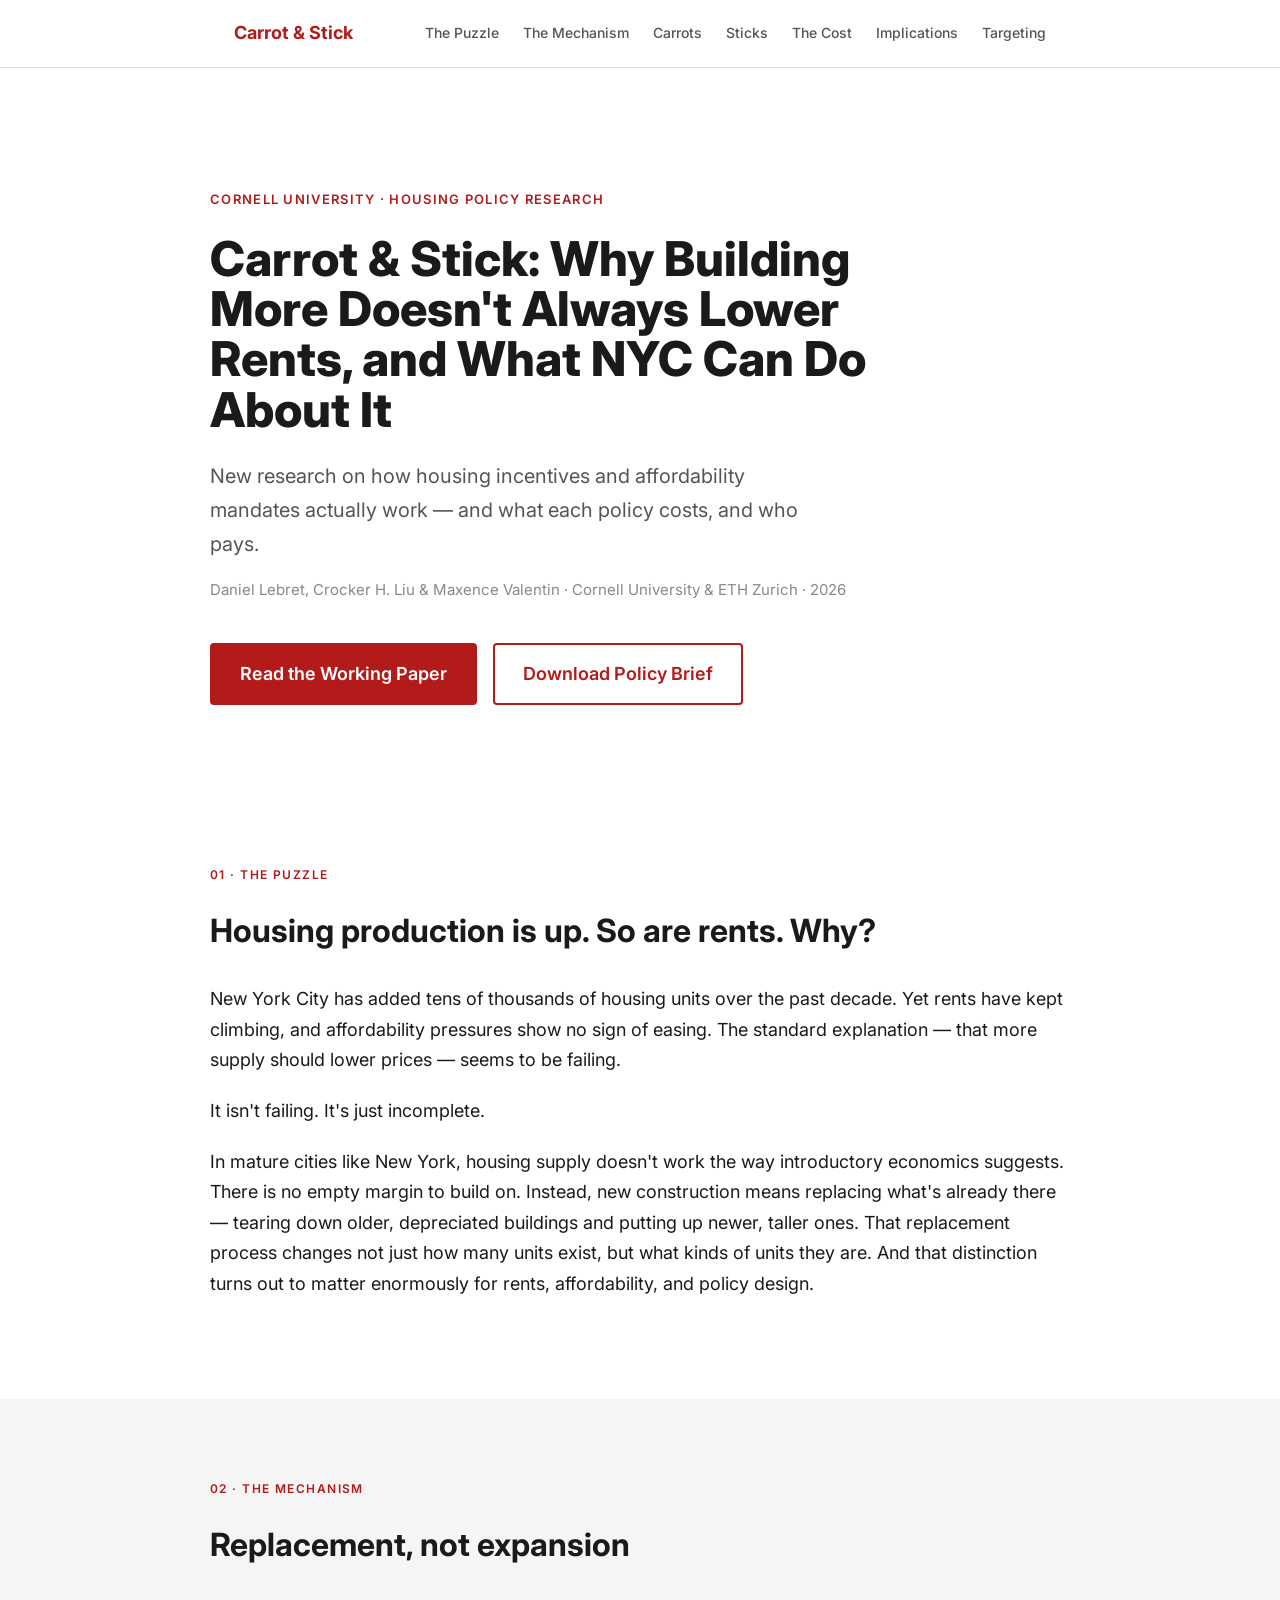
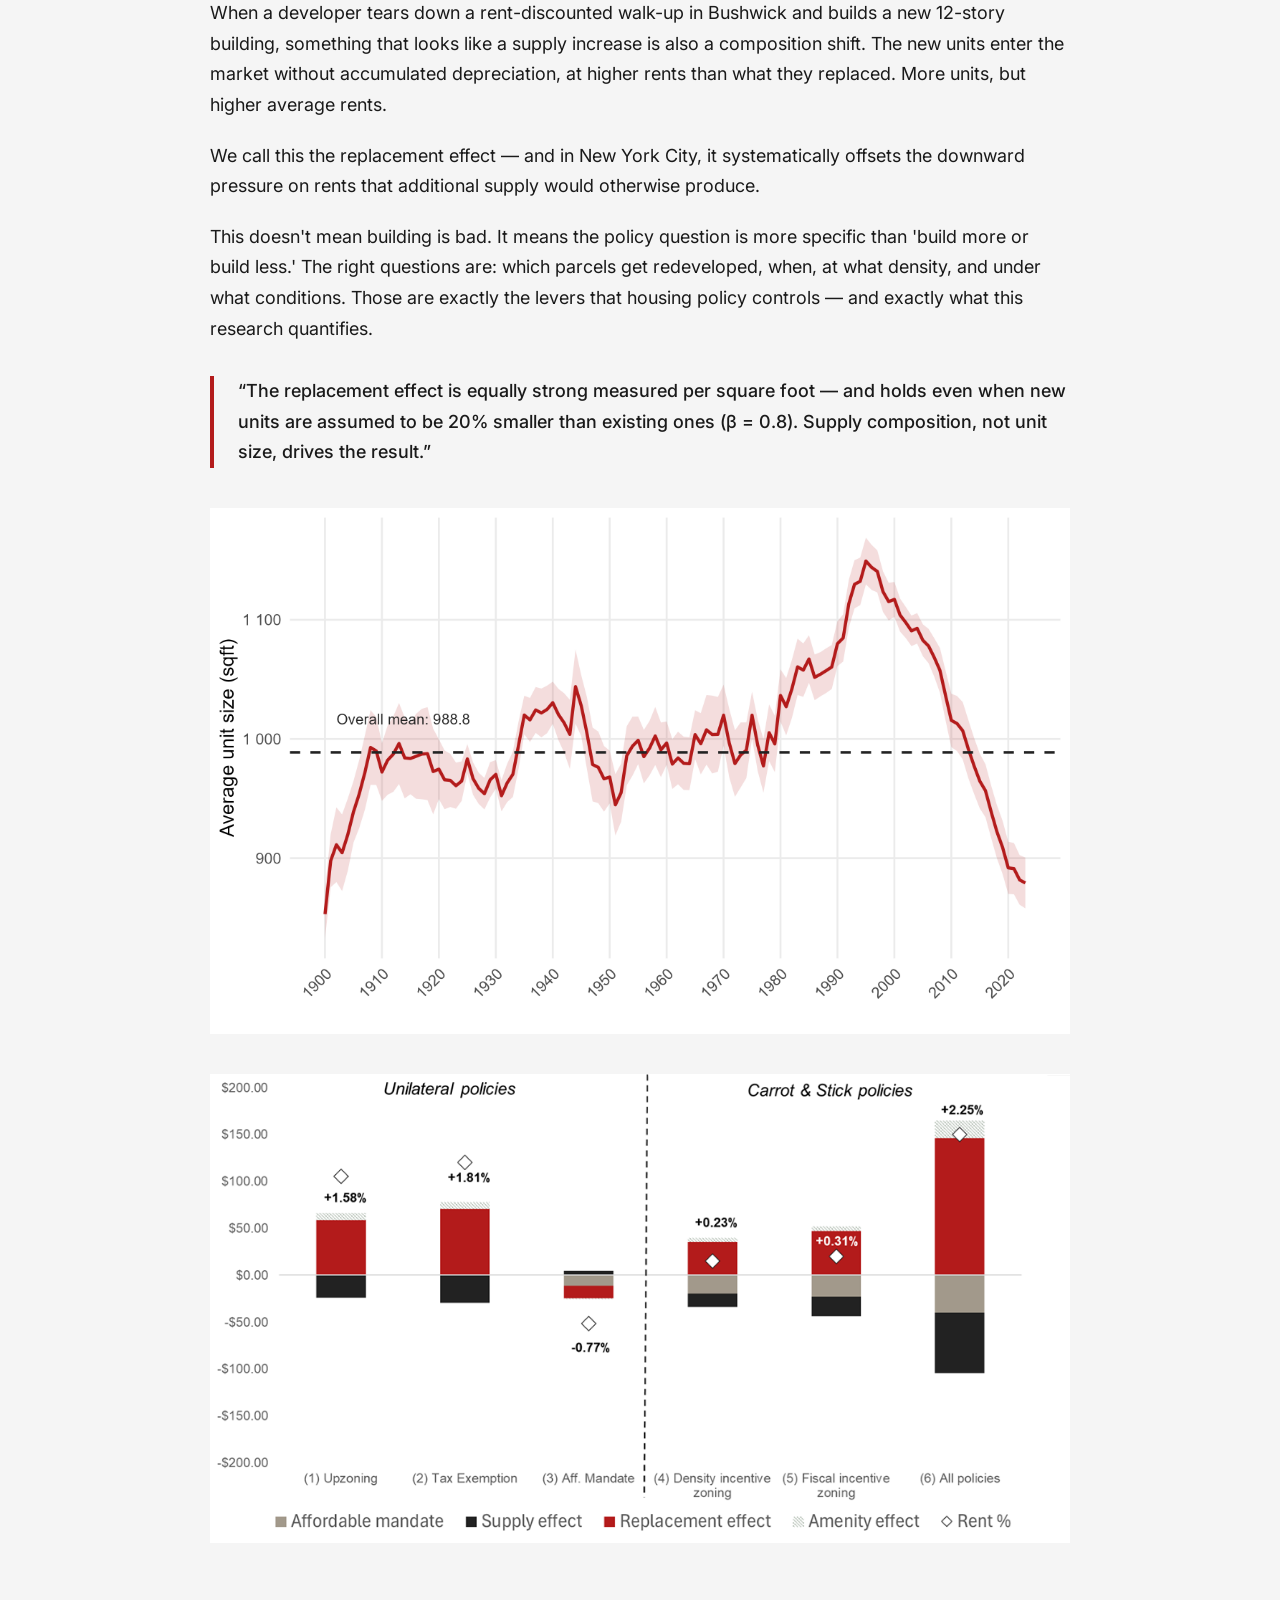
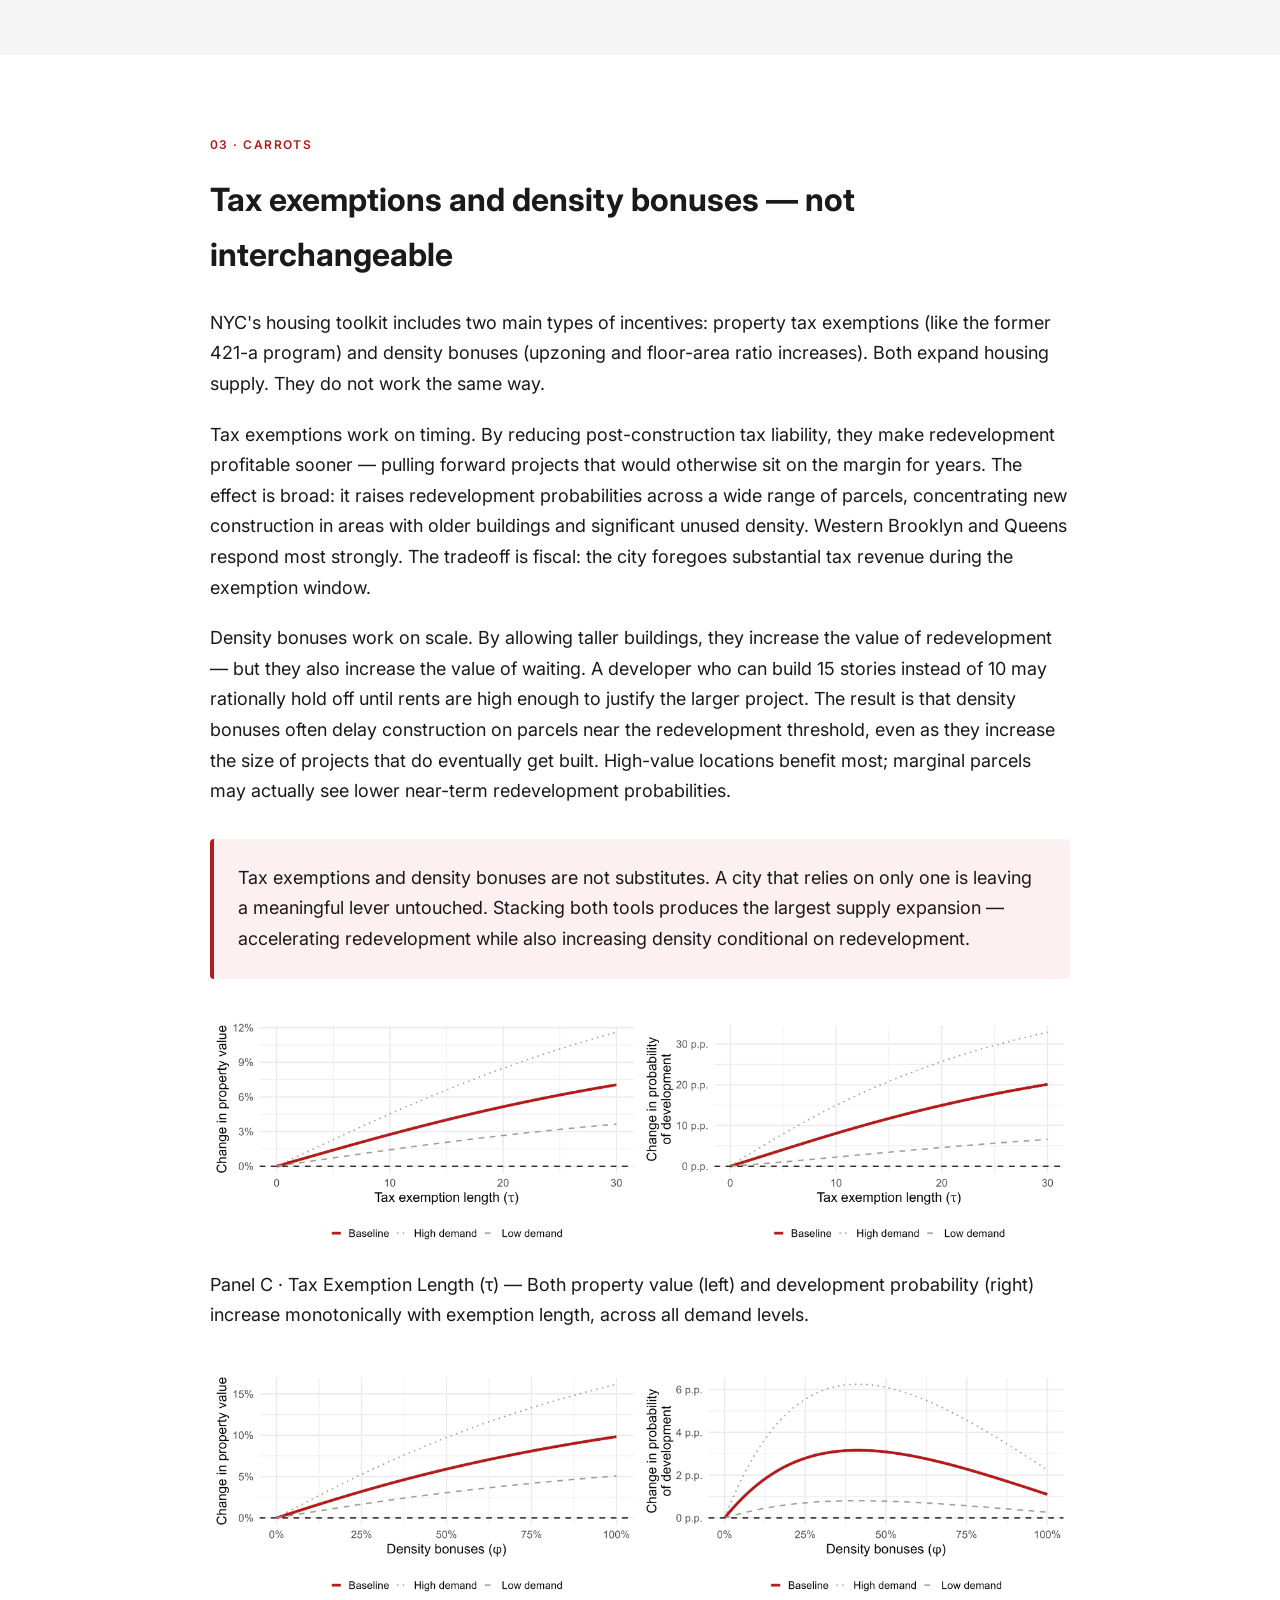
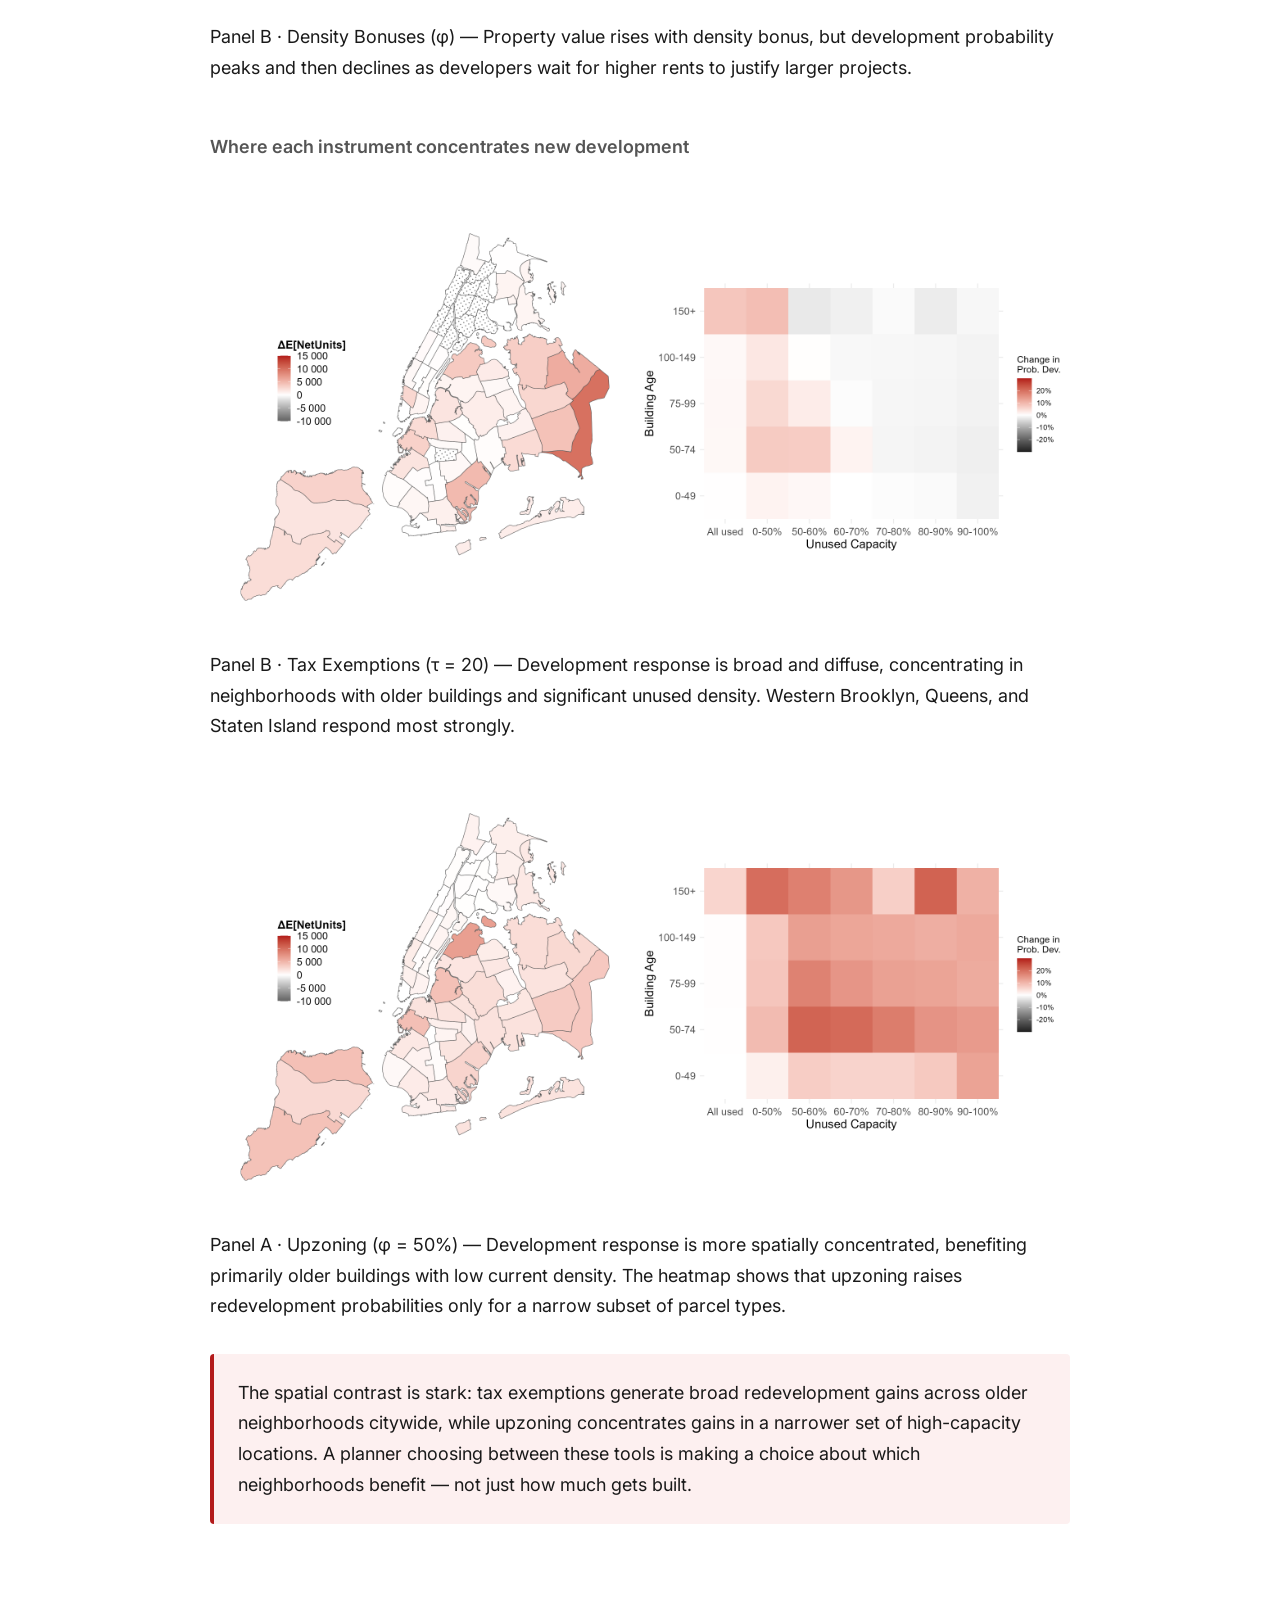
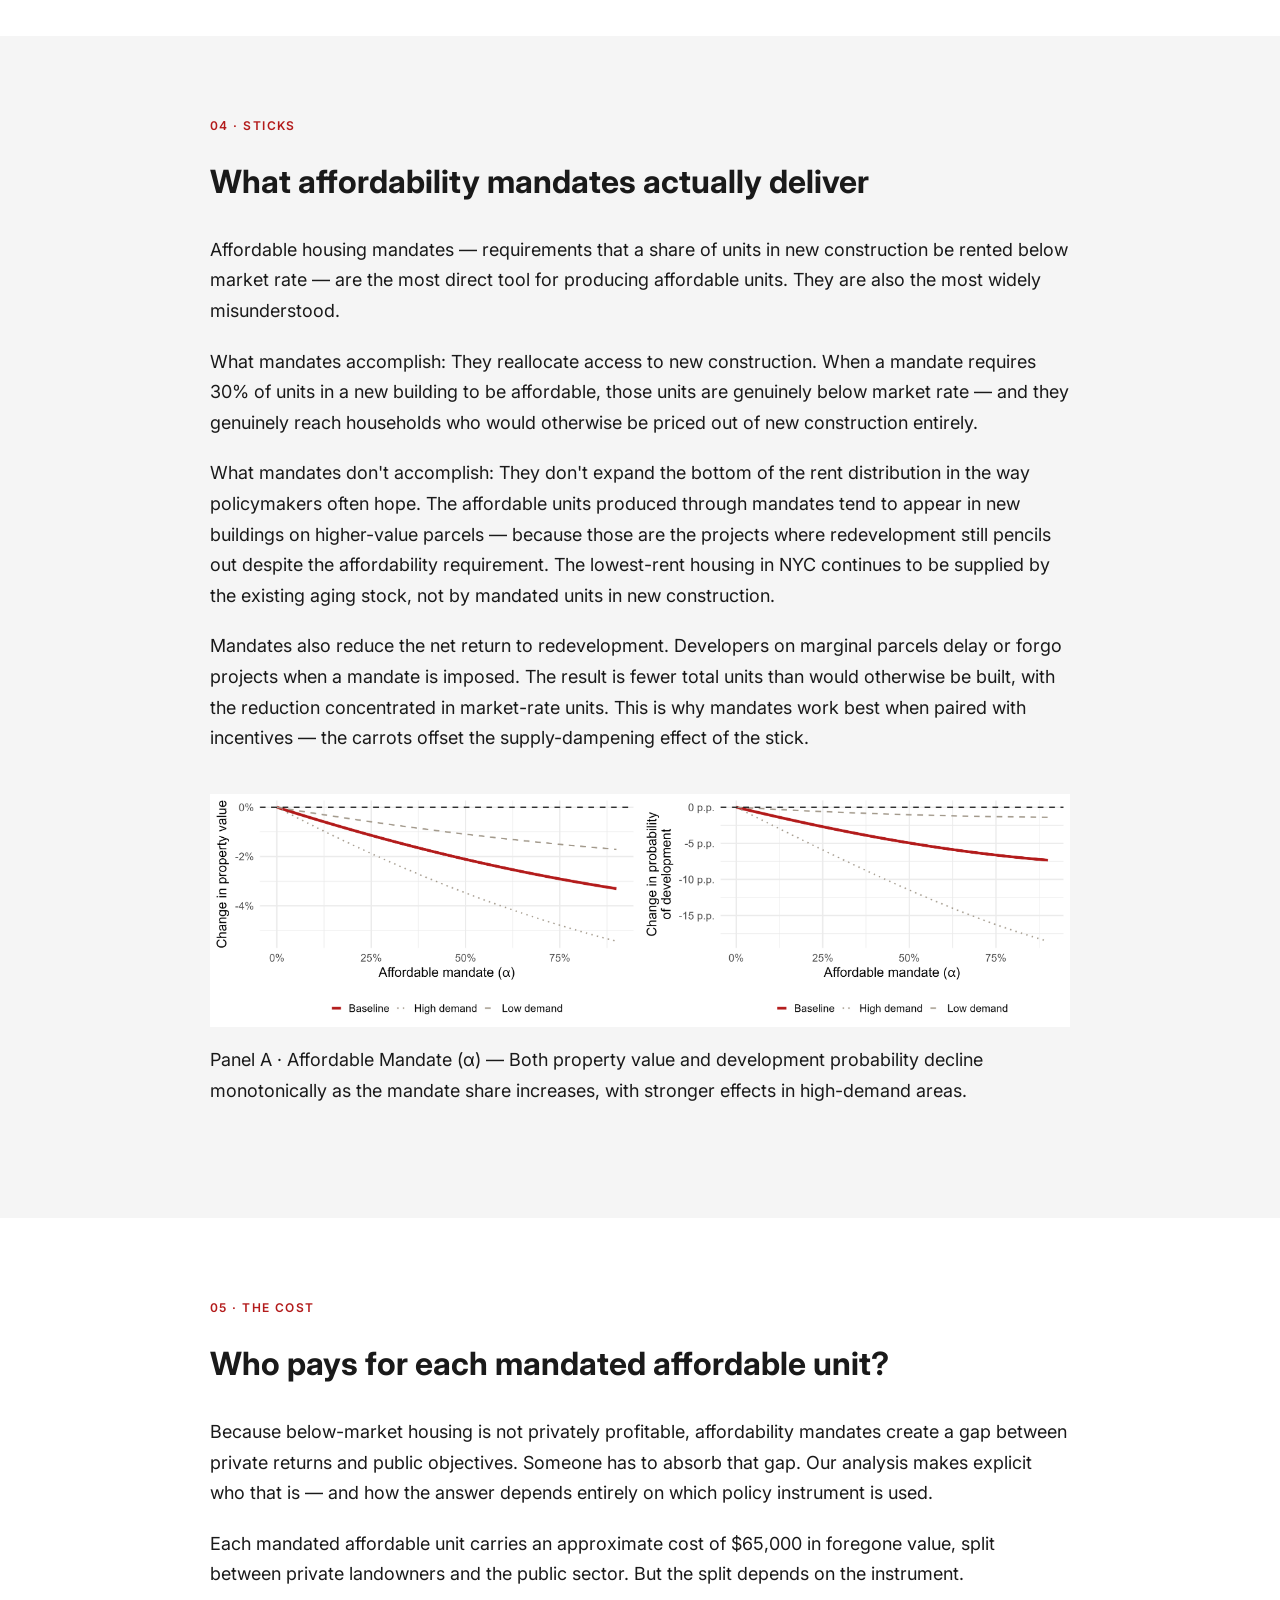
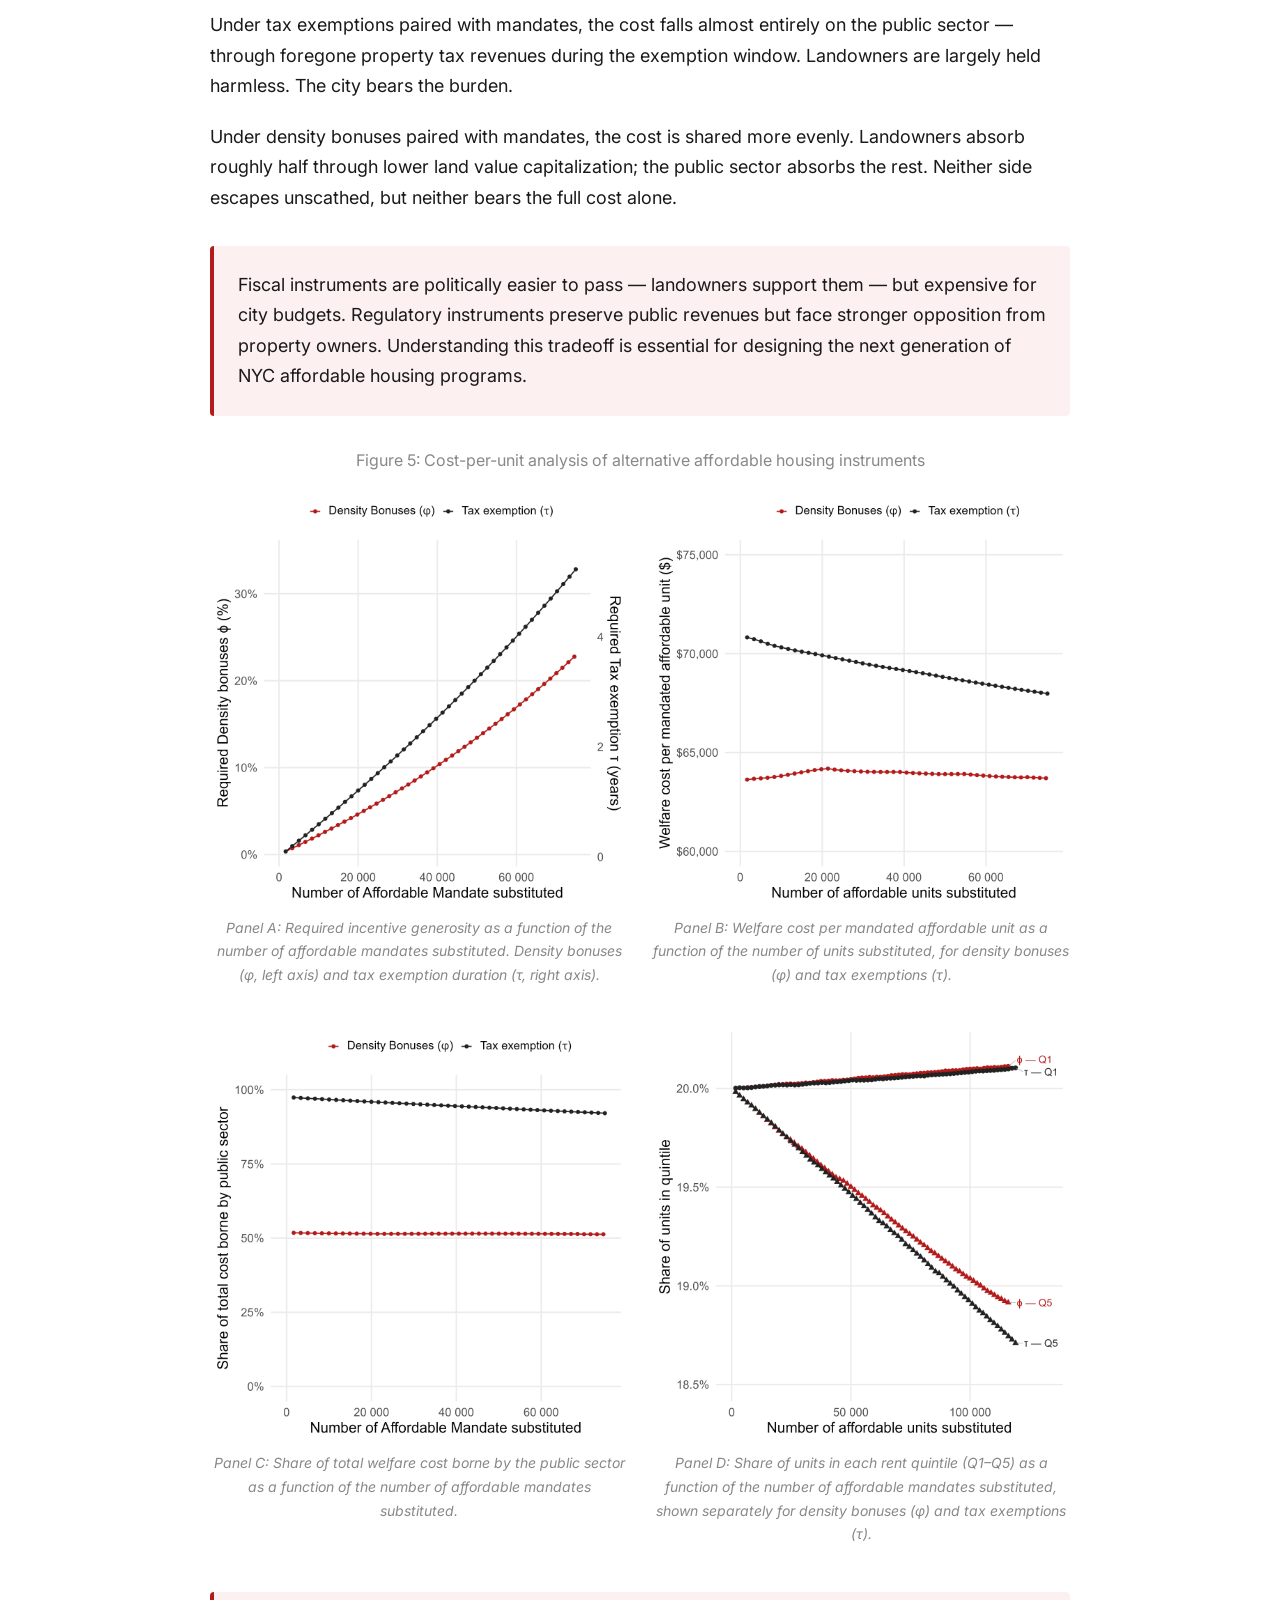
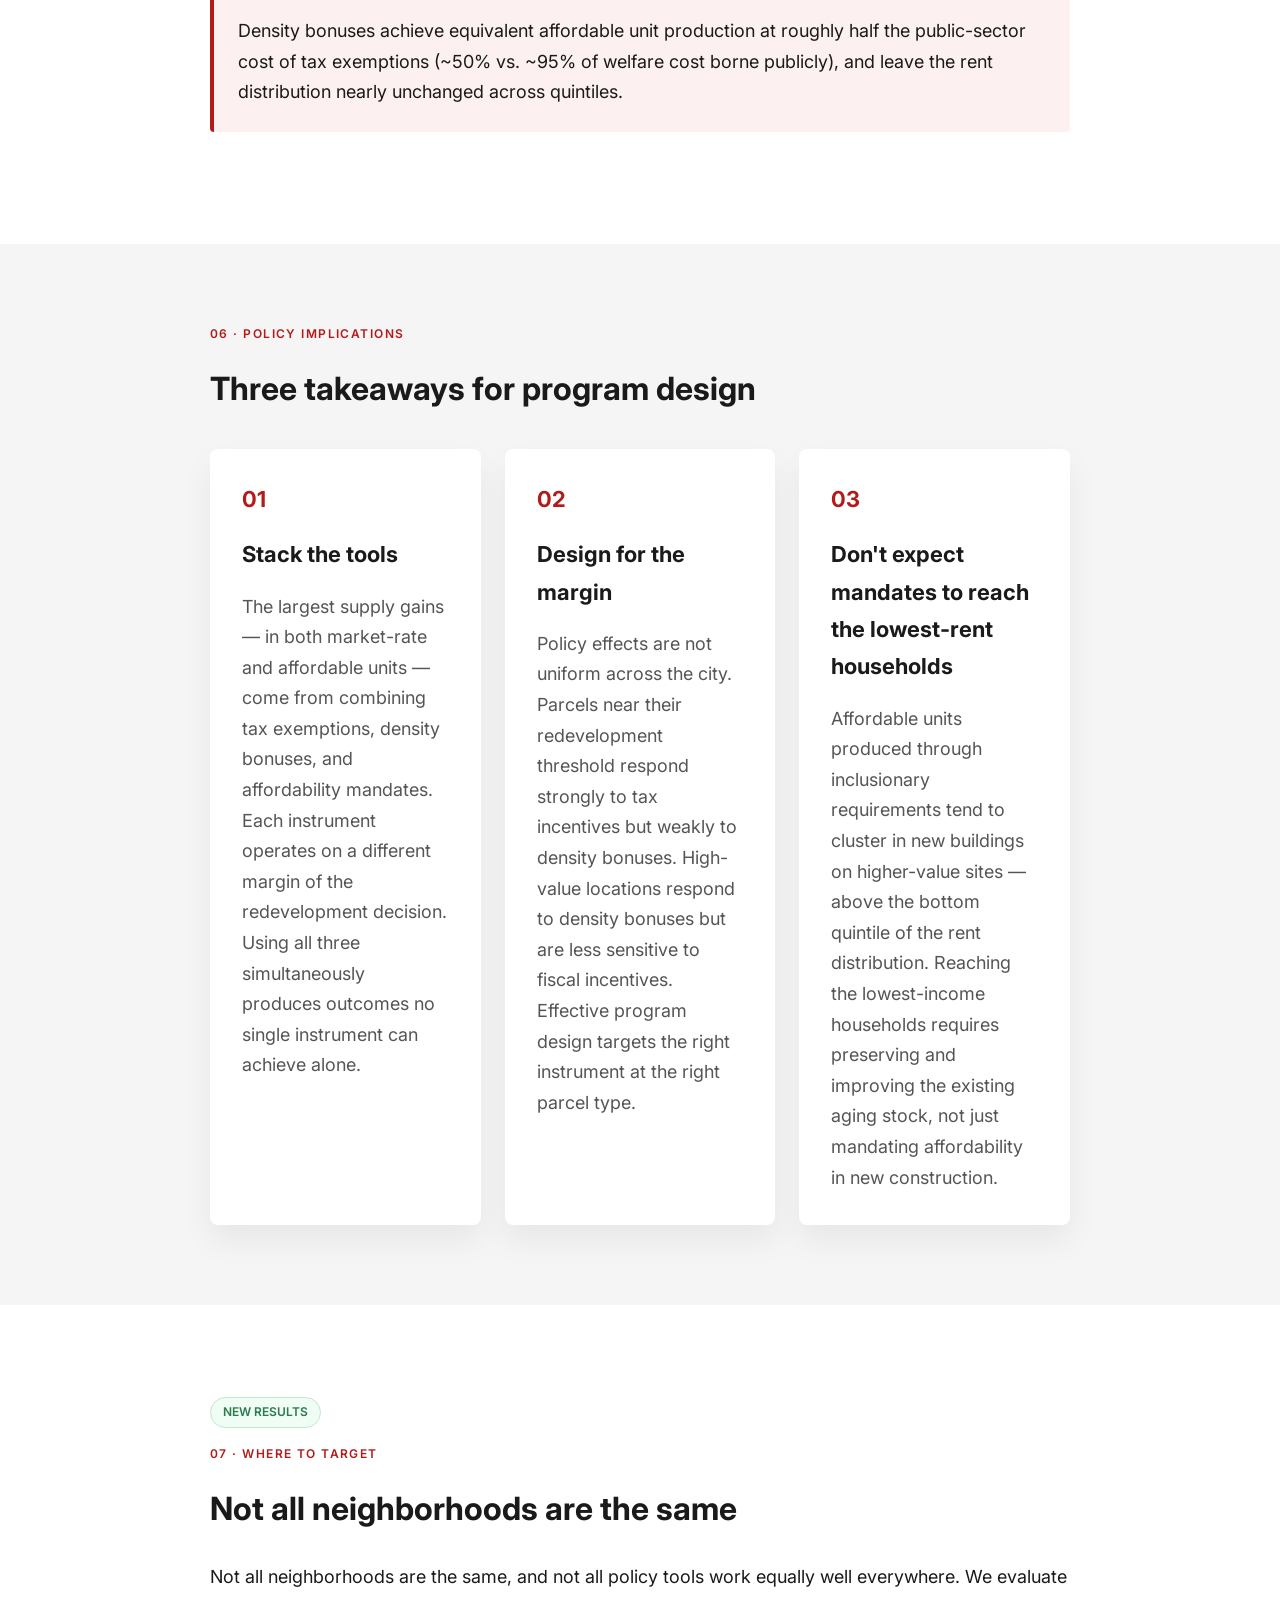
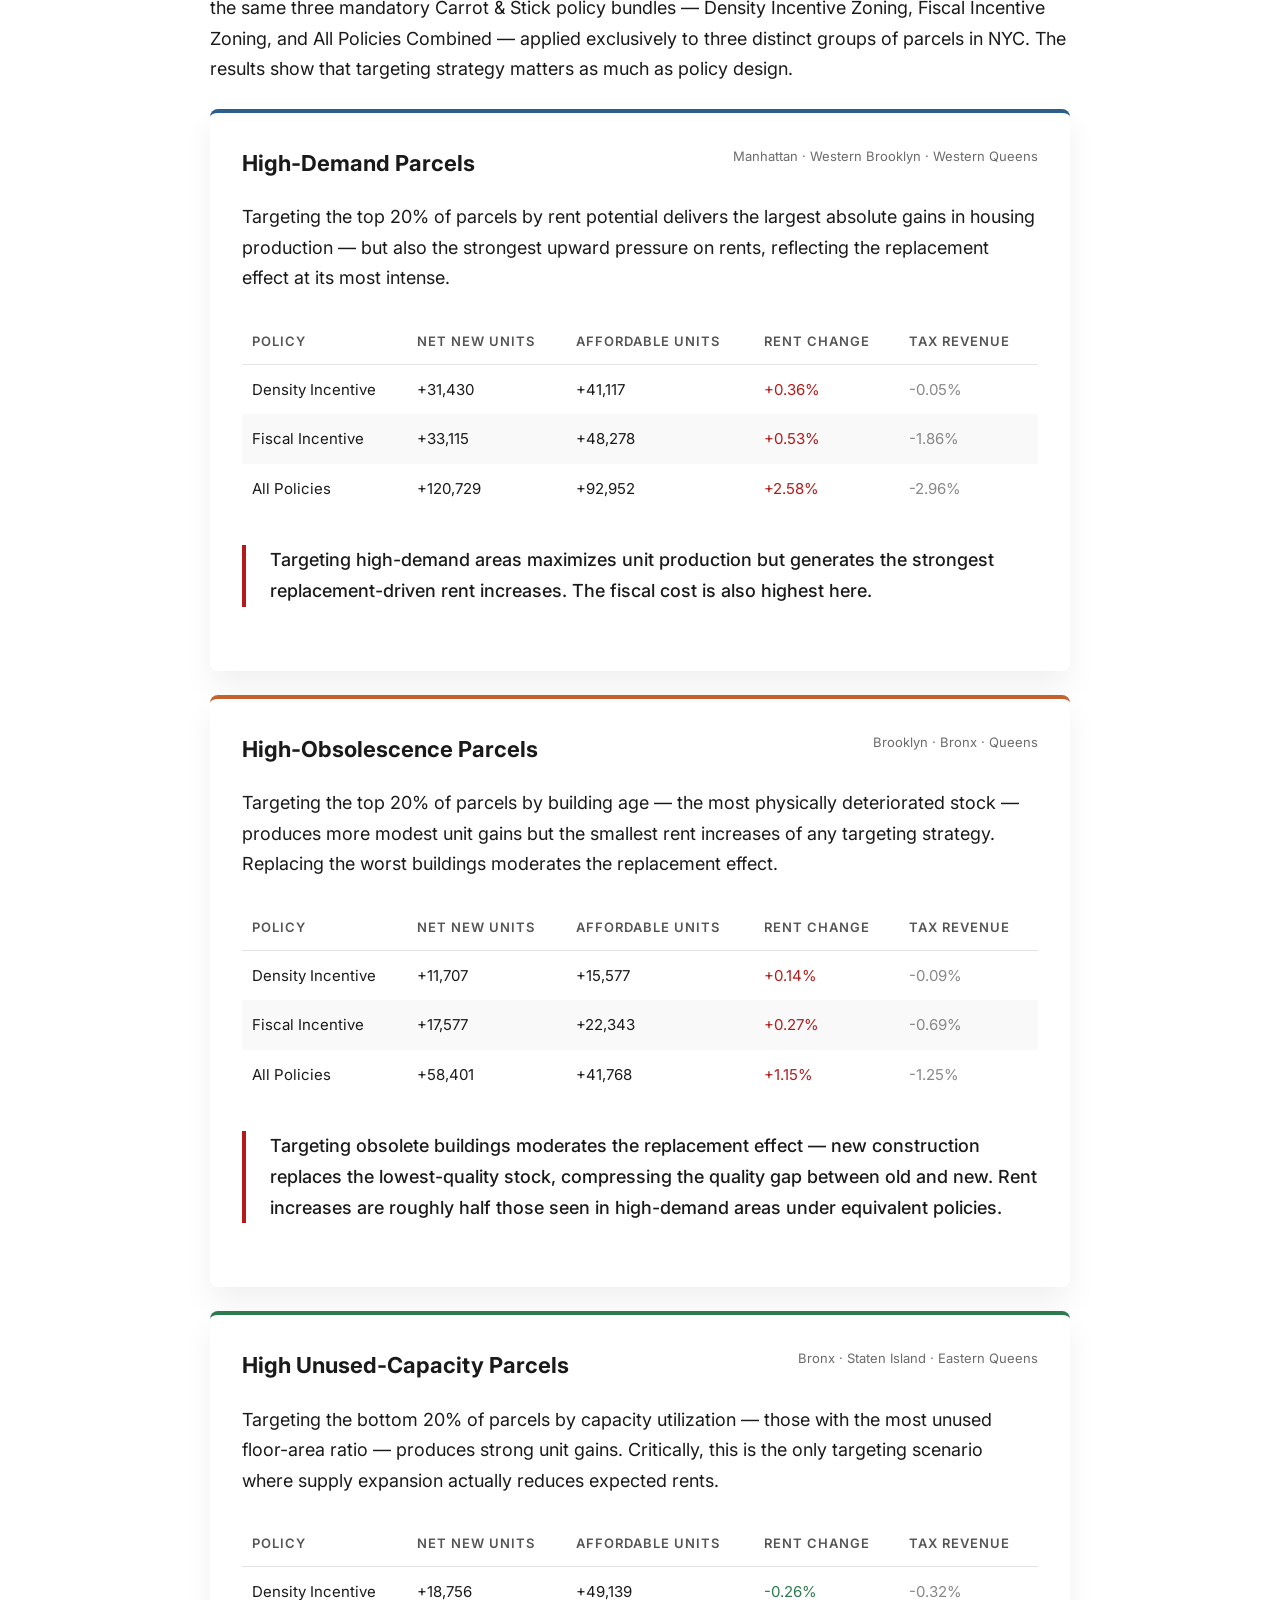
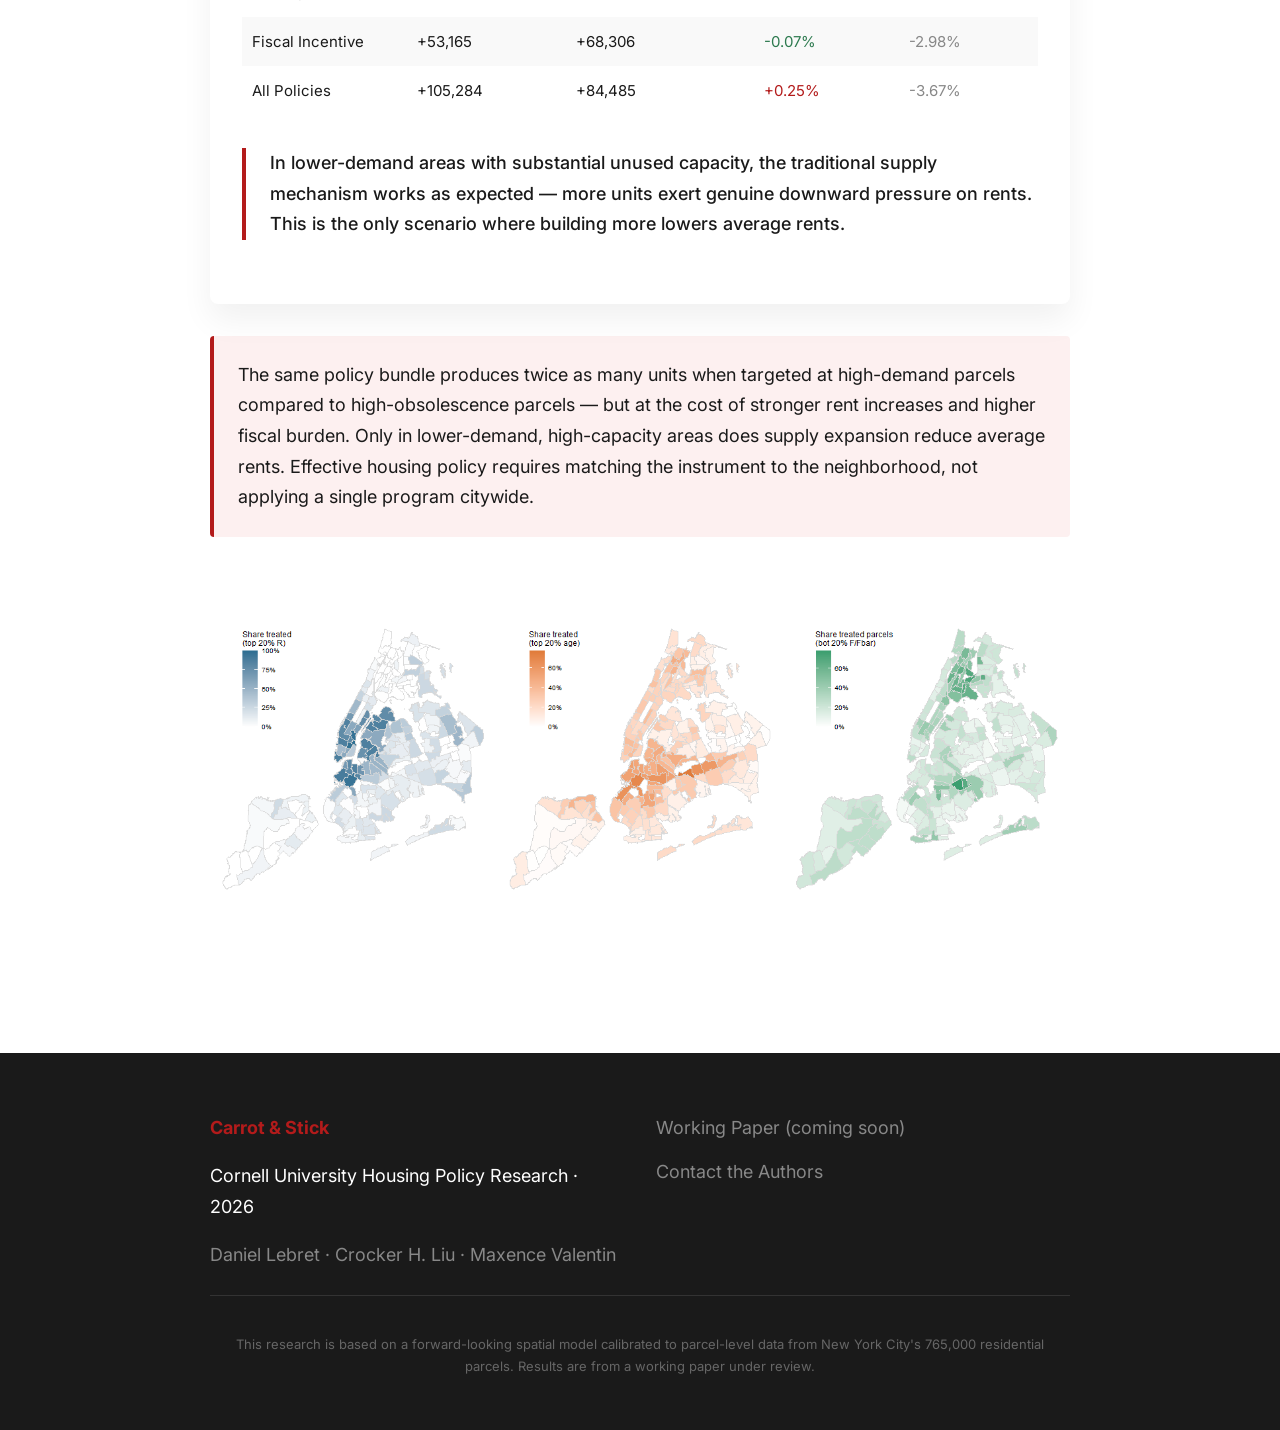
<file: index.html>
<!DOCTYPE html>
<html lang="en">
<head>
  <meta charset="UTF-8" />
  <meta name="viewport" content="width=device-width, initial-scale=1.0" />
  <title>Carrot & Stick</title>
  <link rel="preconnect" href="https://fonts.googleapis.com" />
  <link rel="preconnect" href="https://fonts.gstatic.com" crossorigin />
  <link href="https://fonts.googleapis.com/css2?family=Inter:wght@400;500;600;700;800&display=swap" rel="stylesheet" />
  <link rel="stylesheet" href="styles.css" />
</head>
<body>
  <header class="site-header">
    <div class="nav-container">
      <a class="brand" href="#top">Carrot & Stick</a>
      <button class="nav-toggle" aria-label="Toggle navigation">
        <span></span>
        <span></span>
        <span></span>
      </button>
      <nav class="nav-links" aria-label="Primary">
        <a href="#puzzle">The Puzzle</a>
        <a href="#mechanism">The Mechanism</a>
        <a href="#carrots">Carrots</a>
        <a href="#sticks">Sticks</a>
        <a href="#cost">The Cost</a>
        <a href="#implications">Implications</a>
        <a href="#targeting">Targeting</a>
      </nav>
    </div>
  </header>

  <main>
    <section id="top" class="hero-section">
      <div class="section-inner">
        <p class="eyebrow">CORNELL UNIVERSITY · HOUSING POLICY RESEARCH</p>
        <h1>Carrot & Stick: Why Building More Doesn't Always Lower Rents, and What NYC Can Do About It</h1>
        <p class="hero-copy">New research on how housing incentives and affordability mandates actually work — and what each policy costs, and who pays.</p>
        <p class="hero-meta">Daniel Lebret, Crocker H. Liu & Maxence Valentin · Cornell University & ETH Zurich · 2026</p>
        <div class="hero-actions">
          <a class="button button-primary" href="assets/carrot-and-stick-working-paper.pdf" target="_blank">Read the Working Paper</a>
          <a class="button button-secondary" href="#">Download Policy Brief</a>
        </div>
      </div>
    </section>

    <section id="puzzle" class="content-section">
      <div class="section-inner">
        <p class="section-label">01 · THE PUZZLE</p>
        <h2>Housing production is up. So are rents. Why?</h2>
        <div class="section-copy">
          <p>New York City has added tens of thousands of housing units over the past decade. Yet rents have kept climbing, and affordability pressures show no sign of easing. The standard explanation — that more supply should lower prices — seems to be failing.</p>
          <p>It isn't failing. It's just incomplete.</p>
          <p>In mature cities like New York, housing supply doesn't work the way introductory economics suggests. There is no empty margin to build on. Instead, new construction means replacing what's already there — tearing down older, depreciated buildings and putting up newer, taller ones. That replacement process changes not just how many units exist, but what kinds of units they are. And that distinction turns out to matter enormously for rents, affordability, and policy design.</p>
        </div>
      </div>
    </section>

    <section id="mechanism" class="content-section section-alt">
      <div class="section-inner">
        <p class="section-label">02 · THE MECHANISM</p>
        <h2>Replacement, not expansion</h2>
        <div class="section-copy">
          <p>When a developer tears down a rent-discounted walk-up in Bushwick and builds a new 12-story building, something that looks like a supply increase is also a composition shift. The new units enter the market without accumulated depreciation, at higher rents than what they replaced. More units, but higher average rents.</p>
          <p>We call this the replacement effect — and in New York City, it systematically offsets the downward pressure on rents that additional supply would otherwise produce.</p>
          <p>This doesn't mean building is bad. It means the policy question is more specific than 'build more or build less.' The right questions are: which parcels get redeveloped, when, at what density, and under what conditions. Those are exactly the levers that housing policy controls — and exactly what this research quantifies.</p>
        </div>
        <aside class="quote-block">
          <p>“The replacement effect is equally strong measured per square foot — and holds even when new units are assumed to be 20% smaller than existing ones (β = 0.8). Supply composition, not unit size, drives the result.”</p>
        </aside>
        <div class="figure-block">
          <img src="assets/figures/figure-6-unit-size-trend.png" alt="Weighted Average Size of Constructed Units in NYC" style="width: 100%; max-width: 100%; height: auto; display: block; box-sizing: border-box;" onerror="showFigurePlaceholder(this)" />
          <div class="figure-placeholder"><span>Figure G1 · Weighted Average Size of Constructed Units in NYC (Rolling Average, PLUTO Data)</span></div>
        </div>
        <div class="figure-block">
          <img src="assets/figures/figure-3-rent-decomposition.png" alt="Expected Rent Decomposition" style="width: 100%; max-width: 100%; height: auto; display: block; box-sizing: border-box;" onerror="showFigurePlaceholder(this)" />
          <div class="figure-placeholder"><span>Figure VI · Counterfactual Results — Expected Rent Decomposition. Replacement effect dominates supply effect across all six policy counterfactuals.</span></div>
        </div>
      </div>
    </section>

    <section id="carrots" class="content-section">
      <div class="section-inner">
        <p class="section-label">03 · CARROTS</p>
        <h2>Tax exemptions and density bonuses — not interchangeable</h2>
        <div class="section-copy">
          <p>NYC's housing toolkit includes two main types of incentives: property tax exemptions (like the former 421-a program) and density bonuses (upzoning and floor-area ratio increases). Both expand housing supply. They do not work the same way.</p>
          <p>Tax exemptions work on timing. By reducing post-construction tax liability, they make redevelopment profitable sooner — pulling forward projects that would otherwise sit on the margin for years. The effect is broad: it raises redevelopment probabilities across a wide range of parcels, concentrating new construction in areas with older buildings and significant unused density. Western Brooklyn and Queens respond most strongly. The tradeoff is fiscal: the city foregoes substantial tax revenue during the exemption window.</p>
          <p>Density bonuses work on scale. By allowing taller buildings, they increase the value of redevelopment — but they also increase the value of waiting. A developer who can build 15 stories instead of 10 may rationally hold off until rents are high enough to justify the larger project. The result is that density bonuses often delay construction on parcels near the redevelopment threshold, even as they increase the size of projects that do eventually get built. High-value locations benefit most; marginal parcels may actually see lower near-term redevelopment probabilities.</p>
        </div>
        <div class="key-finding">
          <p>Tax exemptions and density bonuses are not substitutes. A city that relies on only one is leaving a meaningful lever untouched. Stacking both tools produces the largest supply expansion — accelerating redevelopment while also increasing density conditional on redevelopment.</p>
        </div>
        <div class="figure-block">
          <img src="assets/figures/figure-1-policy-instruments3.png" alt="Tax Exemption Length" style="width: 100%; max-width: 100%; height: auto; display: block; box-sizing: border-box;" onerror="showFigurePlaceholder(this)" />
          <div class="figure-placeholder"><span>Figure A · Tax Exemption Length (τ) — Both property value (left) and development probability (right) increase monotonically with exemption length, across all demand levels.</span></div>
          <p class="figure-caption">Panel C · Tax Exemption Length (τ) — Both property value (left) and development probability (right) increase monotonically with exemption length, across all demand levels.</p>
        </div>
        <div class="figure-block">
          <img src="assets/figures/figure-1-policy-instruments2.png" alt="Density Bonuses" style="width: 100%; max-width: 100%; height: auto; display: block; box-sizing: border-box;" onerror="showFigurePlaceholder(this)" />
          <div class="figure-placeholder"><span>Figure B · Density Bonuses (φ) — Property value rises with density bonus, but development probability peaks and then declines as developers wait for higher rents to justify larger projects.</span></div>
          <p class="figure-caption">Panel B · Density Bonuses (φ) — Property value rises with density bonus, but development probability peaks and then declines as developers wait for higher rents to justify larger projects.</p>
        </div>
        <h3 class="spatial-subheading">Where each instrument concentrates new development</h3>
        <div class="figure-block">
          <img src="assets/figures/figure-4-spatial-maps1.png" alt="Tax Exemptions" style="width: 100%; max-width: 100%; height: auto; display: block; box-sizing: border-box;" onerror="showFigurePlaceholder(this)" />
          <div class="figure-placeholder"><span>Panel B · Tax Exemptions (τ = 20) — Development response is broad and diffuse, concentrating in neighborhoods with older buildings and significant unused density. Western Brooklyn, Queens, and Staten Island respond most strongly.</span></div>
          <p class="figure-caption">Panel B · Tax Exemptions (τ = 20) — Development response is broad and diffuse, concentrating in neighborhoods with older buildings and significant unused density. Western Brooklyn, Queens, and Staten Island respond most strongly.</p>
        </div>
        <div class="figure-block">
          <img src="assets/figures/figure-4-spatial-maps2.png" alt="Upzoning" style="width: 100%; max-width: 100%; height: auto; display: block; box-sizing: border-box;" onerror="showFigurePlaceholder(this)" />
          <div class="figure-placeholder"><span>Panel A · Upzoning (φ = 50%) — Development response is more spatially concentrated, benefiting primarily older buildings with low current density. The heatmap shows that upzoning raises redevelopment probabilities only for a narrow subset of parcel types.</span></div>
          <p class="figure-caption">Panel A · Upzoning (φ = 50%) — Development response is more spatially concentrated, benefiting primarily older buildings with low current density. The heatmap shows that upzoning raises redevelopment probabilities only for a narrow subset of parcel types.</p>
        </div>
        <div class="key-finding">
          <p>The spatial contrast is stark: tax exemptions generate broad redevelopment gains across older neighborhoods citywide, while upzoning concentrates gains in a narrower set of high-capacity locations. A planner choosing between these tools is making a choice about which neighborhoods benefit — not just how much gets built.</p>
        </div>
      </div>
    </section>

    <section id="sticks" class="content-section section-alt">
      <div class="section-inner">
        <p class="section-label">04 · STICKS</p>
        <h2>What affordability mandates actually deliver</h2>
        <div class="section-copy">
          <p>Affordable housing mandates — requirements that a share of units in new construction be rented below market rate — are the most direct tool for producing affordable units. They are also the most widely misunderstood.</p>
          <p>What mandates accomplish: They reallocate access to new construction. When a mandate requires 30% of units in a new building to be affordable, those units are genuinely below market rate — and they genuinely reach households who would otherwise be priced out of new construction entirely.</p>
          <p>What mandates don't accomplish: They don't expand the bottom of the rent distribution in the way policymakers often hope. The affordable units produced through mandates tend to appear in new buildings on higher-value parcels — because those are the projects where redevelopment still pencils out despite the affordability requirement. The lowest-rent housing in NYC continues to be supplied by the existing aging stock, not by mandated units in new construction.</p>
          <p>Mandates also reduce the net return to redevelopment. Developers on marginal parcels delay or forgo projects when a mandate is imposed. The result is fewer total units than would otherwise be built, with the reduction concentrated in market-rate units. This is why mandates work best when paired with incentives — the carrots offset the supply-dampening effect of the stick.</p>
        </div>
        <div class="figure-block">
          <img src="assets/figures/figure-1-policy-instruments1.png" alt="Affordable Mandate" style="width: 100%; max-width: 100%; height: auto; display: block; box-sizing: border-box;" onerror="showFigurePlaceholder(this)" />
          <div class="figure-placeholder"><span>Figure C · Affordable Mandate (α) — Both property value and development probability decline monotonically as the mandate share increases, with stronger effects in high-demand areas.</span></div>
          <p class="figure-caption">Panel A · Affordable Mandate (α) — Both property value and development probability decline monotonically as the mandate share increases, with stronger effects in high-demand areas.</p>
        </div>
      </div>
    </section>

    <section id="cost" class="content-section">
      <div class="section-inner">
        <p class="section-label">05 · THE COST</p>
        <h2>Who pays for each mandated affordable unit?</h2>
        <div class="section-copy">
          <p>Because below-market housing is not privately profitable, affordability mandates create a gap between private returns and public objectives. Someone has to absorb that gap. Our analysis makes explicit who that is — and how the answer depends entirely on which policy instrument is used.</p>
          <p>Each mandated affordable unit carries an approximate cost of $65,000 in foregone value, split between private landowners and the public sector. But the split depends on the instrument.</p>
          <p>Under tax exemptions paired with mandates, the cost falls almost entirely on the public sector — through foregone property tax revenues during the exemption window. Landowners are largely held harmless. The city bears the burden.</p>
          <p>Under density bonuses paired with mandates, the cost is shared more evenly. Landowners absorb roughly half through lower land value capitalization; the public sector absorbs the rest. Neither side escapes unscathed, but neither bears the full cost alone.</p>
        </div>
        <div class="key-finding">
          <p>Fiscal instruments are politically easier to pass — landowners support them — but expensive for city budgets. Regulatory instruments preserve public revenues but face stronger opposition from property owners. Understanding this tradeoff is essential for designing the next generation of NYC affordable housing programs.</p>
        </div>
        <div class="figure-label">Figure 5: Cost-per-unit analysis of alternative affordable housing instruments</div>
        <div class="figure-grid">
          <div class="figure-subblock">
            <img src="assets/figures/figure-5-cost-per-unit1.png" alt="Figure 5 Panel A: Required incentive generosity" style="width: 100%; max-width: 100%; height: auto; display: block; box-sizing: border-box;" onerror="showFigurePlaceholder(this)" />
            <div class="figure-placeholder"><span>Panel A: Required incentive generosity as a function of the number of affordable mandates substituted. Density bonuses (φ, left axis) and tax exemption duration (τ, right axis).</span></div>
            <p class="figure-caption">Panel A: Required incentive generosity as a function of the number of affordable mandates substituted. Density bonuses (φ, left axis) and tax exemption duration (τ, right axis).</p>
          </div>
          <div class="figure-subblock">
            <img src="assets/figures/figure-5-cost-per-unit2.png" alt="Figure 5 Panel B: Welfare cost per mandated affordable unit" style="width: 100%; max-width: 100%; height: auto; display: block; box-sizing: border-box;" onerror="showFigurePlaceholder(this)" />
            <div class="figure-placeholder"><span>Panel B: Welfare cost per mandated affordable unit as a function of the number of units substituted, for density bonuses (φ) and tax exemptions (τ).</span></div>
            <p class="figure-caption">Panel B: Welfare cost per mandated affordable unit as a function of the number of units substituted, for density bonuses (φ) and tax exemptions (τ).</p>
          </div>
          <div class="figure-subblock">
            <img src="assets/figures/figure-5-cost-per-unit3.png" alt="Figure 5 Panel C: Share of total welfare cost borne by the public sector" style="width: 100%; max-width: 100%; height: auto; display: block; box-sizing: border-box;" onerror="showFigurePlaceholder(this)" />
            <div class="figure-placeholder"><span>Panel C: Share of total welfare cost borne by the public sector as a function of the number of affordable mandates substituted.</span></div>
            <p class="figure-caption">Panel C: Share of total welfare cost borne by the public sector as a function of the number of affordable mandates substituted.</p>
          </div>
          <div class="figure-subblock">
            <img src="assets/figures/figure-5-cost-per-unit4.png" alt="Figure 5 Panel D: Share of units in each rent quintile" style="width: 100%; max-width: 100%; height: auto; display: block; box-sizing: border-box;" onerror="showFigurePlaceholder(this)" />
            <div class="figure-placeholder"><span>Panel D: Share of units in each rent quintile (Q1–Q5) as a function of the number of affordable mandates substituted, shown separately for density bonuses (φ) and tax exemptions (τ).</span></div>
            <p class="figure-caption">Panel D: Share of units in each rent quintile (Q1–Q5) as a function of the number of affordable mandates substituted, shown separately for density bonuses (φ) and tax exemptions (τ).</p>
          </div>
        </div>
        <div class="key-finding">
          <p>Density bonuses achieve equivalent affordable unit production at roughly half the public-sector cost of tax exemptions (~50% vs. ~95% of welfare cost borne publicly), and leave the rent distribution nearly unchanged across quintiles.</p>
        </div>
      </div>
    </section>

    <section id="implications" class="content-section section-alt">
      <div class="section-inner">
        <p class="section-label">06 · POLICY IMPLICATIONS</p>
        <h2>Three takeaways for program design</h2>
        <div class="implication-grid">
          <article class="implication-card">
            <div class="implication-number">01</div>
            <h3>Stack the tools</h3>
            <p>The largest supply gains — in both market-rate and affordable units — come from combining tax exemptions, density bonuses, and affordability mandates. Each instrument operates on a different margin of the redevelopment decision. Using all three simultaneously produces outcomes no single instrument can achieve alone.</p>
          </article>
          <article class="implication-card">
            <div class="implication-number">02</div>
            <h3>Design for the margin</h3>
            <p>Policy effects are not uniform across the city. Parcels near their redevelopment threshold respond strongly to tax incentives but weakly to density bonuses. High-value locations respond to density bonuses but are less sensitive to fiscal incentives. Effective program design targets the right instrument at the right parcel type.</p>
          </article>
          <article class="implication-card">
            <div class="implication-number">03</div>
            <h3>Don't expect mandates to reach the lowest-rent households</h3>
            <p>Affordable units produced through inclusionary requirements tend to cluster in new buildings on higher-value sites — above the bottom quintile of the rent distribution. Reaching the lowest-income households requires preserving and improving the existing aging stock, not just mandating affordability in new construction.</p>
          </article>
        </div>
      </div>
    </section>

    <section id="targeting" class="content-section">
      <div class="section-inner">
        <p class="section-badge" style="background:#F0FDF4;color:#2D7A4F;border:1px solid #C0E8CC;">NEW RESULTS</p>
        <p class="section-label">07 · WHERE TO TARGET</p>
        <h2>Not all neighborhoods are the same</h2>
        <div class="section-copy">
          <p>Not all neighborhoods are the same, and not all policy tools work equally well everywhere. We evaluate the same three mandatory Carrot & Stick policy bundles — Density Incentive Zoning, Fiscal Incentive Zoning, and All Policies Combined — applied exclusively to three distinct groups of parcels in NYC. The results show that targeting strategy matters as much as policy design.</p>
          <div class="targeting-cards">
            <article class="targeting-card" style="border-top:4px solid #2C5F8A;">
              <div class="targeting-card-header">
                <h3>High-Demand Parcels</h3>
                <span class="location-tag">Manhattan · Western Brooklyn · Western Queens</span>
              </div>
              <p>Targeting the top 20% of parcels by rent potential delivers the largest absolute gains in housing production — but also the strongest upward pressure on rents, reflecting the replacement effect at its most intense.</p>
              <div class="table-wrapper">
                <table class="targeting-table">
                  <thead>
                    <tr>
                      <th>Policy</th>
                      <th>Net New Units</th>
                      <th>Affordable Units</th>
                      <th>Rent Change</th>
                      <th>Tax Revenue</th>
                    </tr>
                  </thead>
                  <tbody>
                    <tr>
                      <td>Density Incentive</td>
                      <td>+31,430</td>
                      <td>+41,117</td>
                      <td class="rent-positive">+0.36%</td>
                      <td class="tax-negative">-0.05%</td>
                    </tr>
                    <tr>
                      <td>Fiscal Incentive</td>
                      <td>+33,115</td>
                      <td>+48,278</td>
                      <td class="rent-positive">+0.53%</td>
                      <td class="tax-negative">-1.86%</td>
                    </tr>
                    <tr>
                      <td>All Policies</td>
                      <td>+120,729</td>
                      <td>+92,952</td>
                      <td class="rent-positive">+2.58%</td>
                      <td class="tax-negative">-2.96%</td>
                    </tr>
                  </tbody>
                </table>
              </div>
              <blockquote class="quote-block" style="border-left-color:#B31B1B;">
                <p>Targeting high-demand areas maximizes unit production but generates the strongest replacement-driven rent increases. The fiscal cost is also highest here.</p>
              </blockquote>
            </article>
            <article class="targeting-card" style="border-top:4px solid #C4622D;">
              <div class="targeting-card-header">
                <h3>High-Obsolescence Parcels</h3>
                <span class="location-tag">Brooklyn · Bronx · Queens</span>
              </div>
              <p>Targeting the top 20% of parcels by building age — the most physically deteriorated stock — produces more modest unit gains but the smallest rent increases of any targeting strategy. Replacing the worst buildings moderates the replacement effect.</p>
              <div class="table-wrapper">
                <table class="targeting-table">
                  <thead>
                    <tr>
                      <th>Policy</th>
                      <th>Net New Units</th>
                      <th>Affordable Units</th>
                      <th>Rent Change</th>
                      <th>Tax Revenue</th>
                    </tr>
                  </thead>
                  <tbody>
                    <tr>
                      <td>Density Incentive</td>
                      <td>+11,707</td>
                      <td>+15,577</td>
                      <td class="rent-positive">+0.14%</td>
                      <td class="tax-negative">-0.09%</td>
                    </tr>
                    <tr>
                      <td>Fiscal Incentive</td>
                      <td>+17,577</td>
                      <td>+22,343</td>
                      <td class="rent-positive">+0.27%</td>
                      <td class="tax-negative">-0.69%</td>
                    </tr>
                    <tr>
                      <td>All Policies</td>
                      <td>+58,401</td>
                      <td>+41,768</td>
                      <td class="rent-positive">+1.15%</td>
                      <td class="tax-negative">-1.25%</td>
                    </tr>
                  </tbody>
                </table>
              </div>
              <blockquote class="quote-block" style="border-left-color:#B31B1B;">
                <p>Targeting obsolete buildings moderates the replacement effect — new construction replaces the lowest-quality stock, compressing the quality gap between old and new. Rent increases are roughly half those seen in high-demand areas under equivalent policies.</p>
              </blockquote>
            </article>
            <article class="targeting-card" style="border-top:4px solid #2D7A4F;">
              <div class="targeting-card-header">
                <h3>High Unused-Capacity Parcels</h3>
                <span class="location-tag">Bronx · Staten Island · Eastern Queens</span>
              </div>
              <p>Targeting the bottom 20% of parcels by capacity utilization — those with the most unused floor-area ratio — produces strong unit gains. Critically, this is the only targeting scenario where supply expansion actually reduces expected rents.</p>
              <div class="table-wrapper">
                <table class="targeting-table">
                  <thead>
                    <tr>
                      <th>Policy</th>
                      <th>Net New Units</th>
                      <th>Affordable Units</th>
                      <th>Rent Change</th>
                      <th>Tax Revenue</th>
                    </tr>
                  </thead>
                  <tbody>
                    <tr>
                      <td>Density Incentive</td>
                      <td>+18,756</td>
                      <td>+49,139</td>
                      <td class="rent-negative">-0.26%</td>
                      <td class="tax-negative">-0.32%</td>
                    </tr>
                    <tr>
                      <td>Fiscal Incentive</td>
                      <td>+53,165</td>
                      <td>+68,306</td>
                      <td class="rent-negative">-0.07%</td>
                      <td class="tax-negative">-2.98%</td>
                    </tr>
                    <tr>
                      <td>All Policies</td>
                      <td>+105,284</td>
                      <td>+84,485</td>
                      <td class="rent-positive">+0.25%</td>
                      <td class="tax-negative">-3.67%</td>
                    </tr>
                  </tbody>
                </table>
              </div>
              <blockquote class="quote-block" style="border-left-color:#B31B1B;">
                <p>In lower-demand areas with substantial unused capacity, the traditional supply mechanism works as expected — more units exert genuine downward pressure on rents. This is the only scenario where building more lowers average rents.</p>
              </blockquote>
            </article>
          </div>
          <div class="key-finding">
            <p>The same policy bundle produces twice as many units when targeted at high-demand parcels compared to high-obsolescence parcels — but at the cost of stronger rent increases and higher fiscal burden. Only in lower-demand, high-capacity areas does supply expansion reduce average rents. Effective housing policy requires matching the instrument to the neighborhood, not applying a single program citywide.</p>
          </div>
        </div>
        <div class="figure-block">
          <img src="assets/figures/figure-7-targeted-parcels.png" alt="Targeted Parcels by Criterion" style="width: 100%; max-width: 100%; height: auto; display: block; box-sizing: border-box;" onerror="showFigurePlaceholder(this)" />
          <div class="figure-placeholder"><span>Figure H1 · Targeted Parcels by Criterion — High Demand (blue), High Obsolescence (orange), High Unused Capacity (green). Note the spatial non-overlap across targeting groups.</span></div>
        </div>
      </div>
    </section>
  </main>

  <footer class="site-footer">
    <div class="footer-inner">
      <div class="footer-left">
        <p class="footer-brand">Carrot & Stick</p>
        <p>Cornell University Housing Policy Research · 2026</p>
        <p class="footer-small">Daniel Lebret · Crocker H. Liu · Maxence Valentin</p>
      </div>
      <div class="footer-right">
        <a href="#" class="footer-link">Working Paper (coming soon)</a>
        <a href="#" class="footer-link">Contact the Authors</a>
      </div>
    </div>
    <div class="footer-note">
      <p>This research is based on a forward-looking spatial model calibrated to parcel-level data from New York City's 765,000 residential parcels. Results are from a working paper under review.</p>
    </div>
  </footer>

  <script src="script.js"></script>
</body>
</html>
</file>
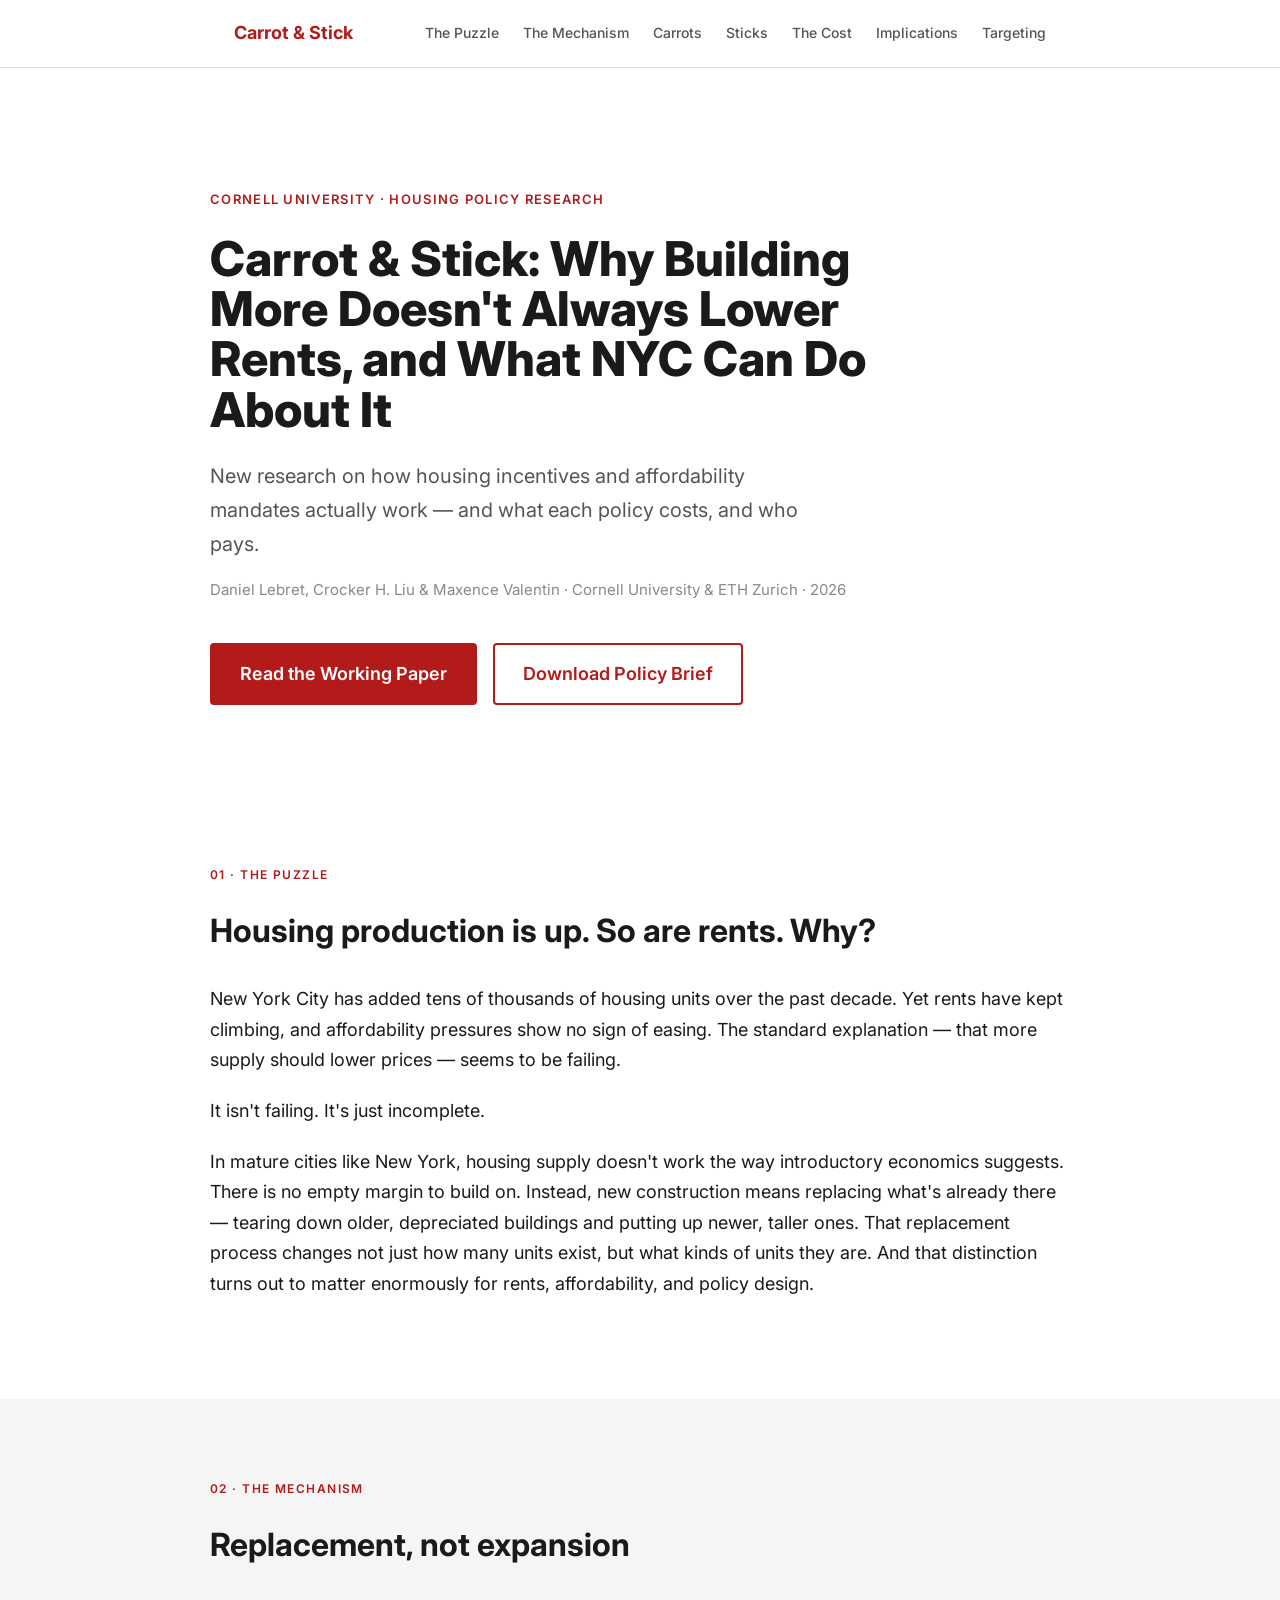
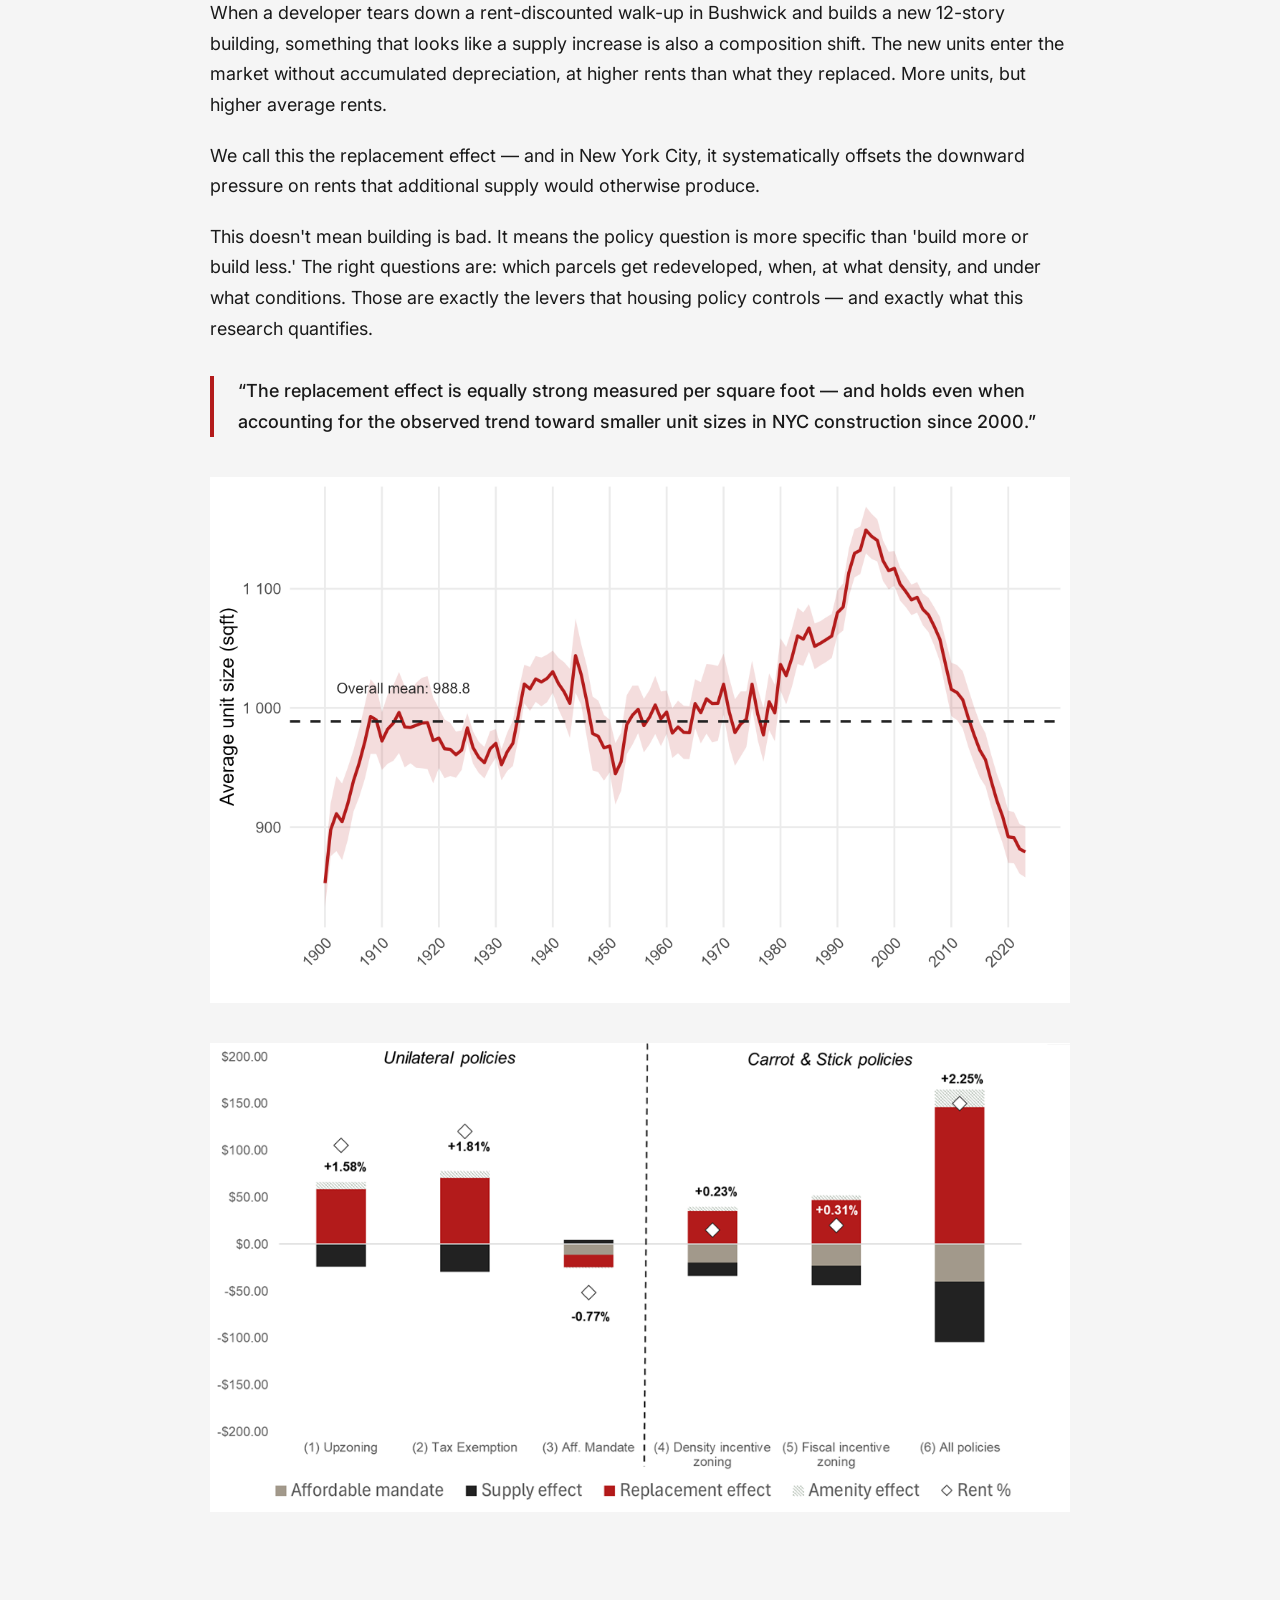
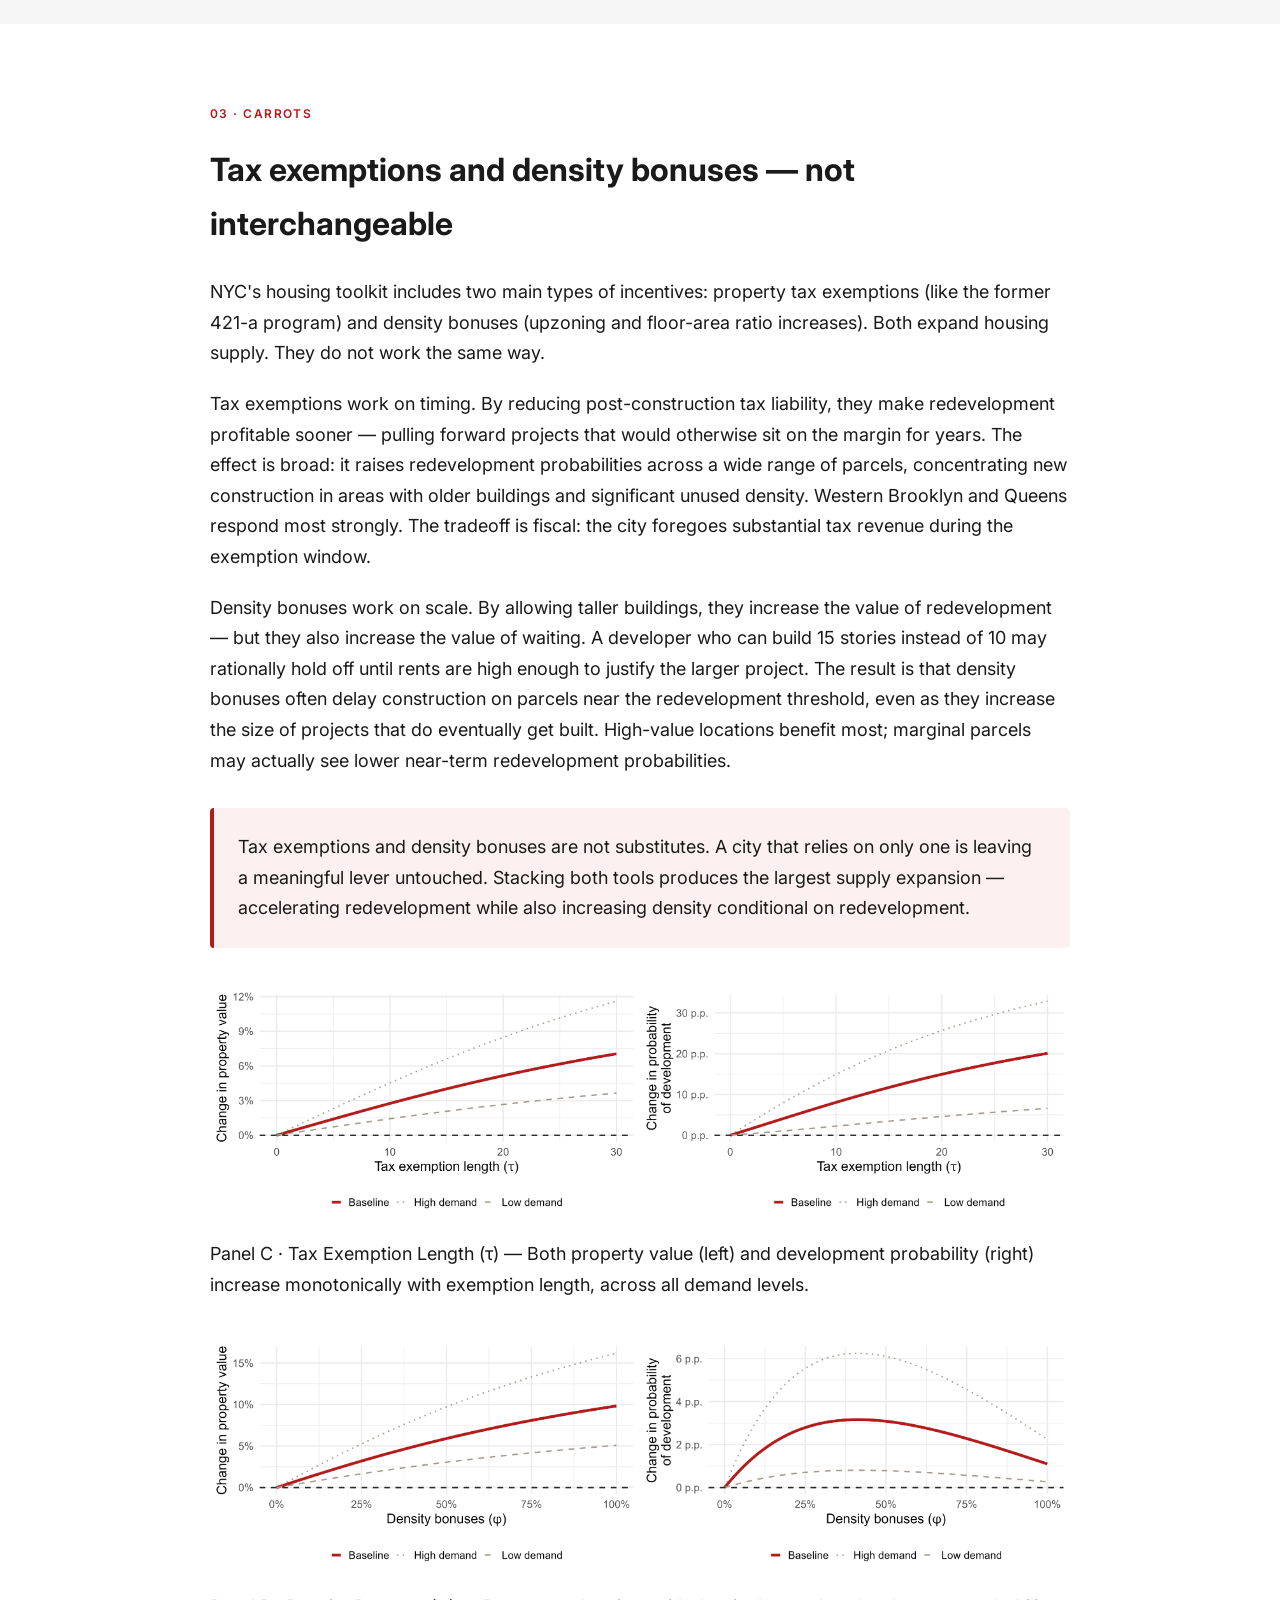
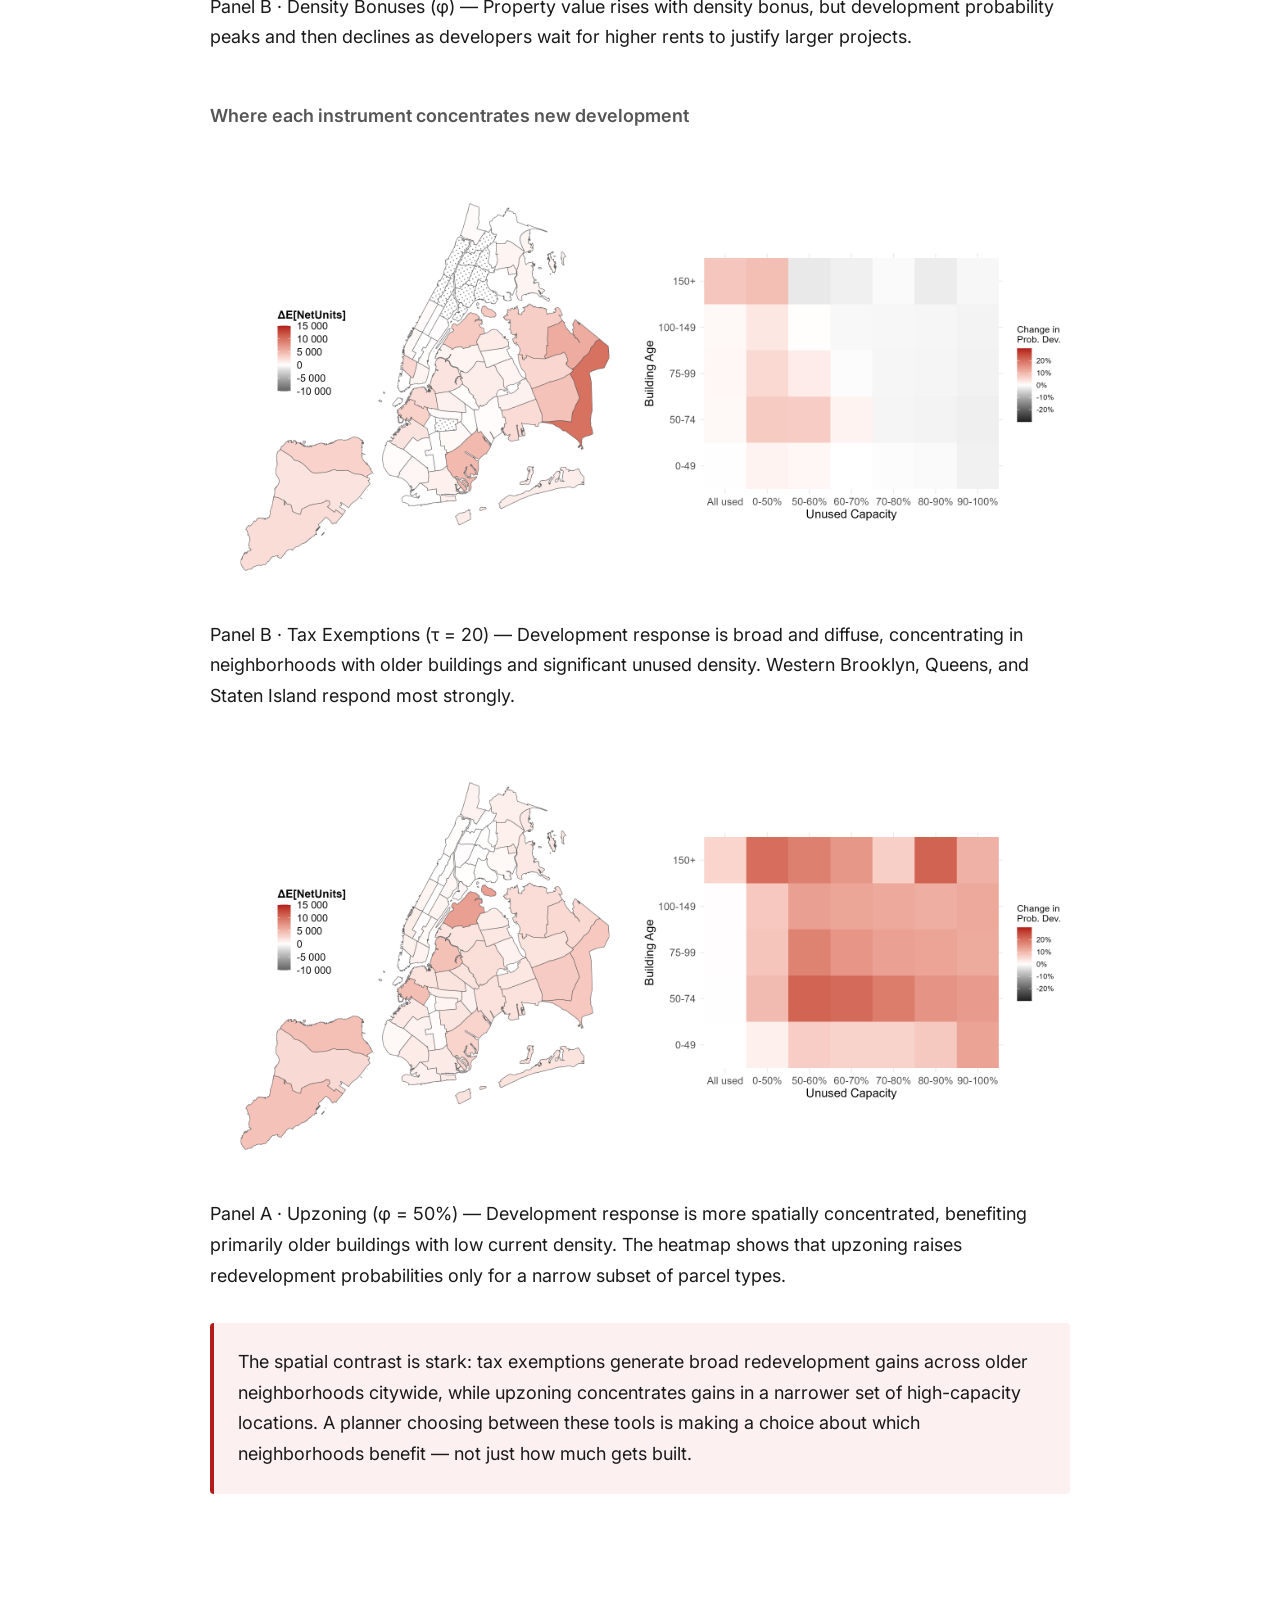
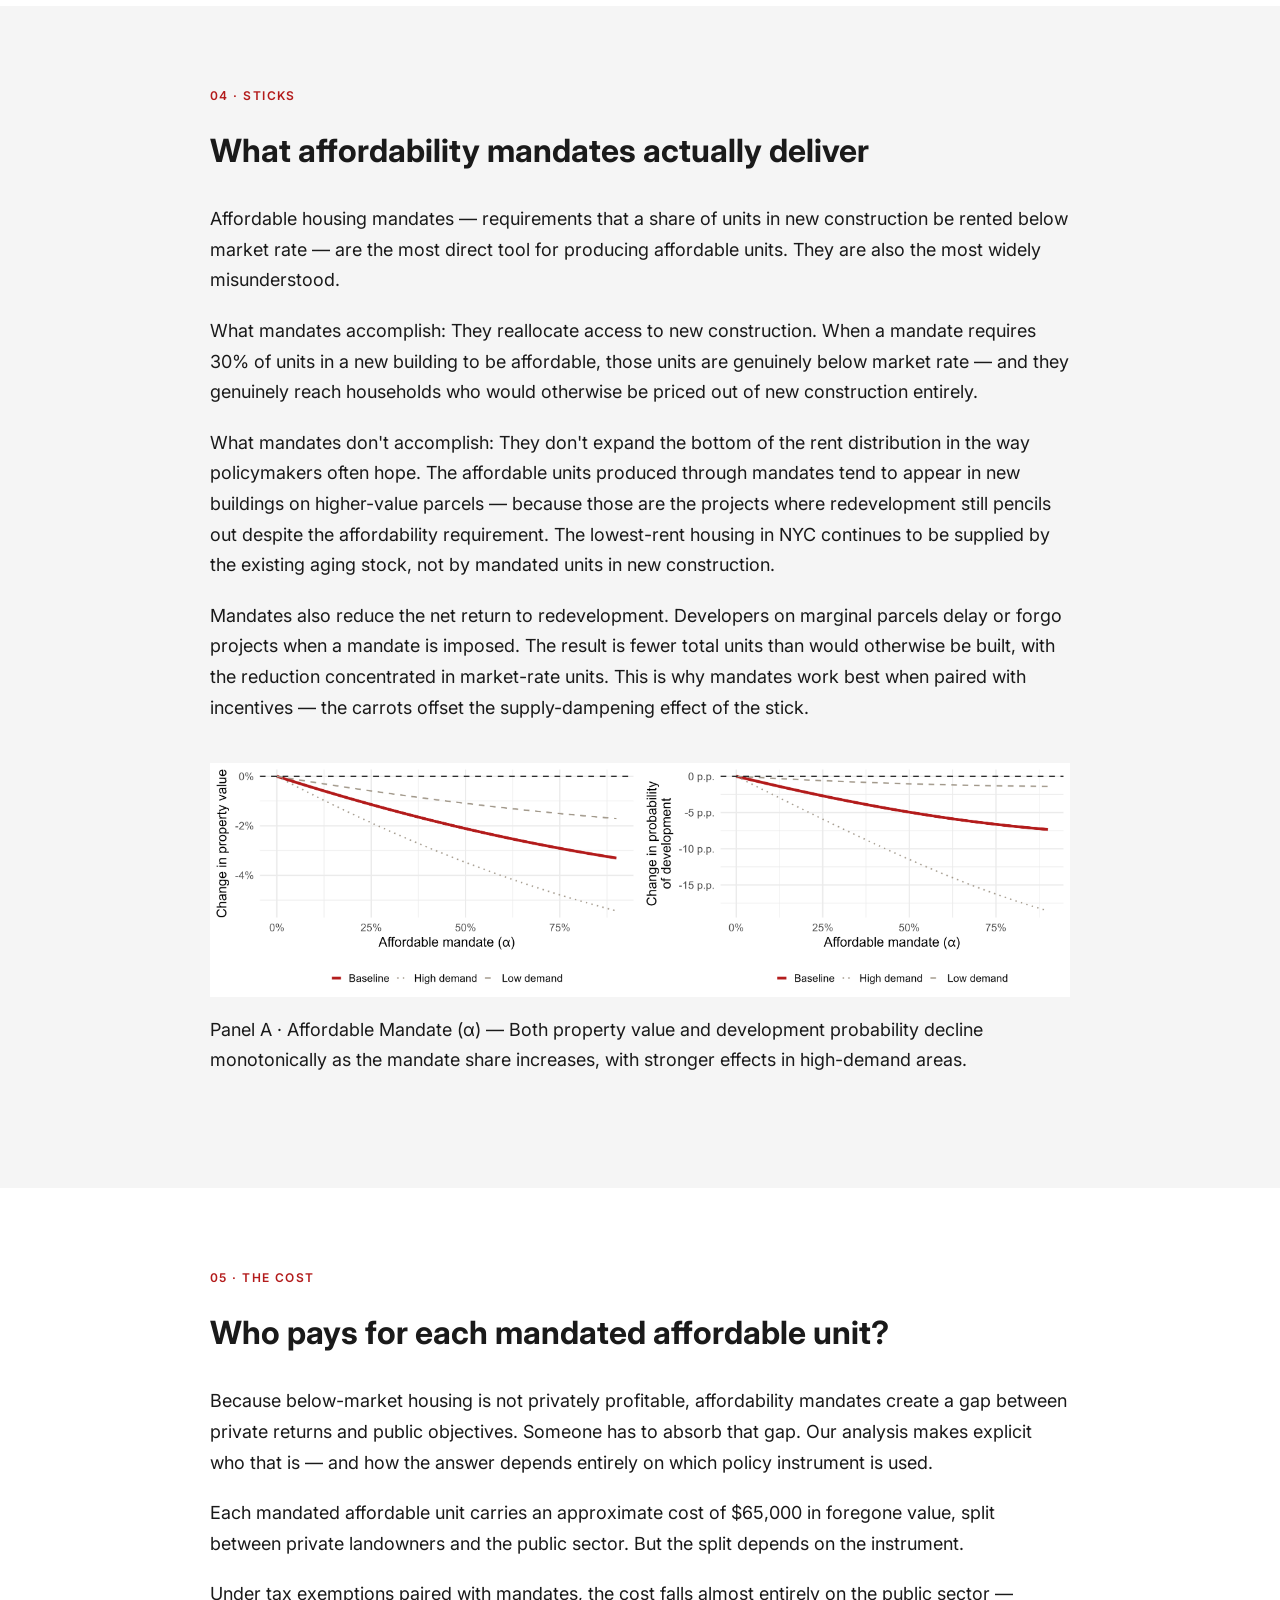
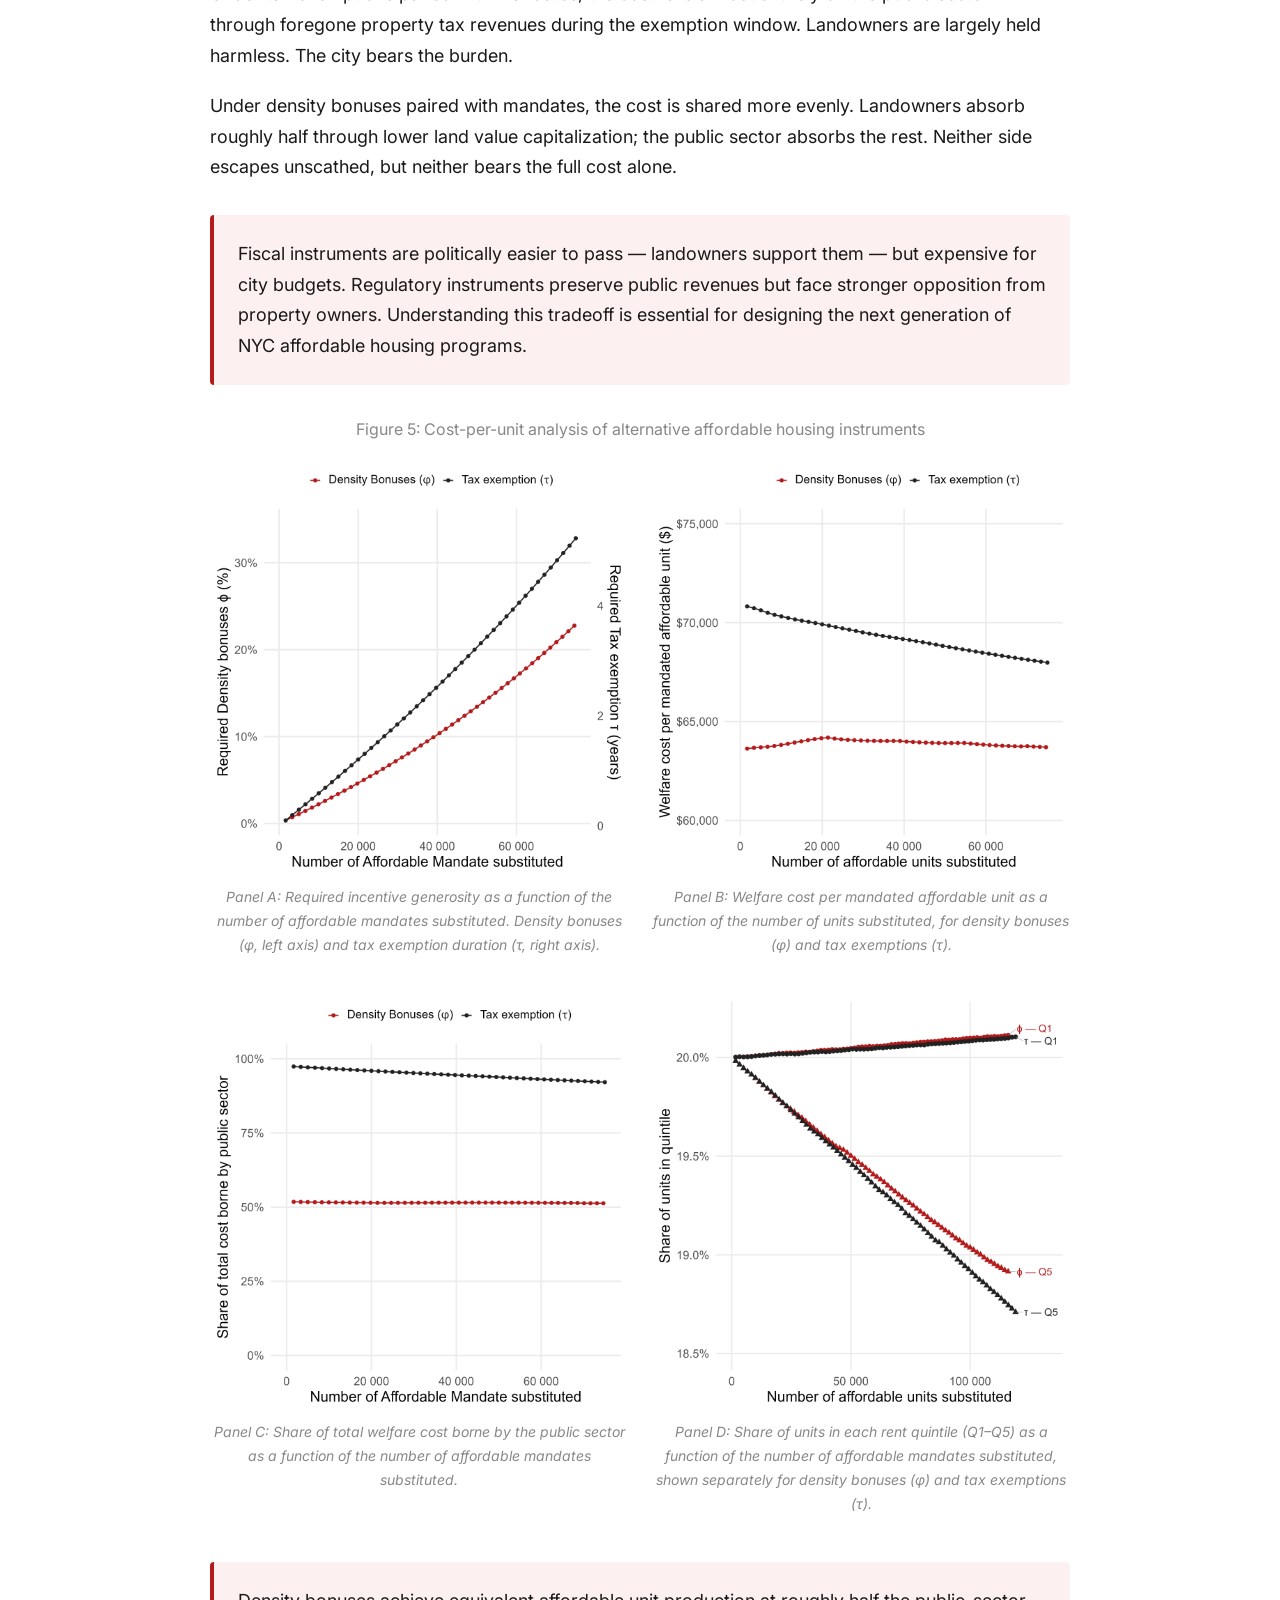
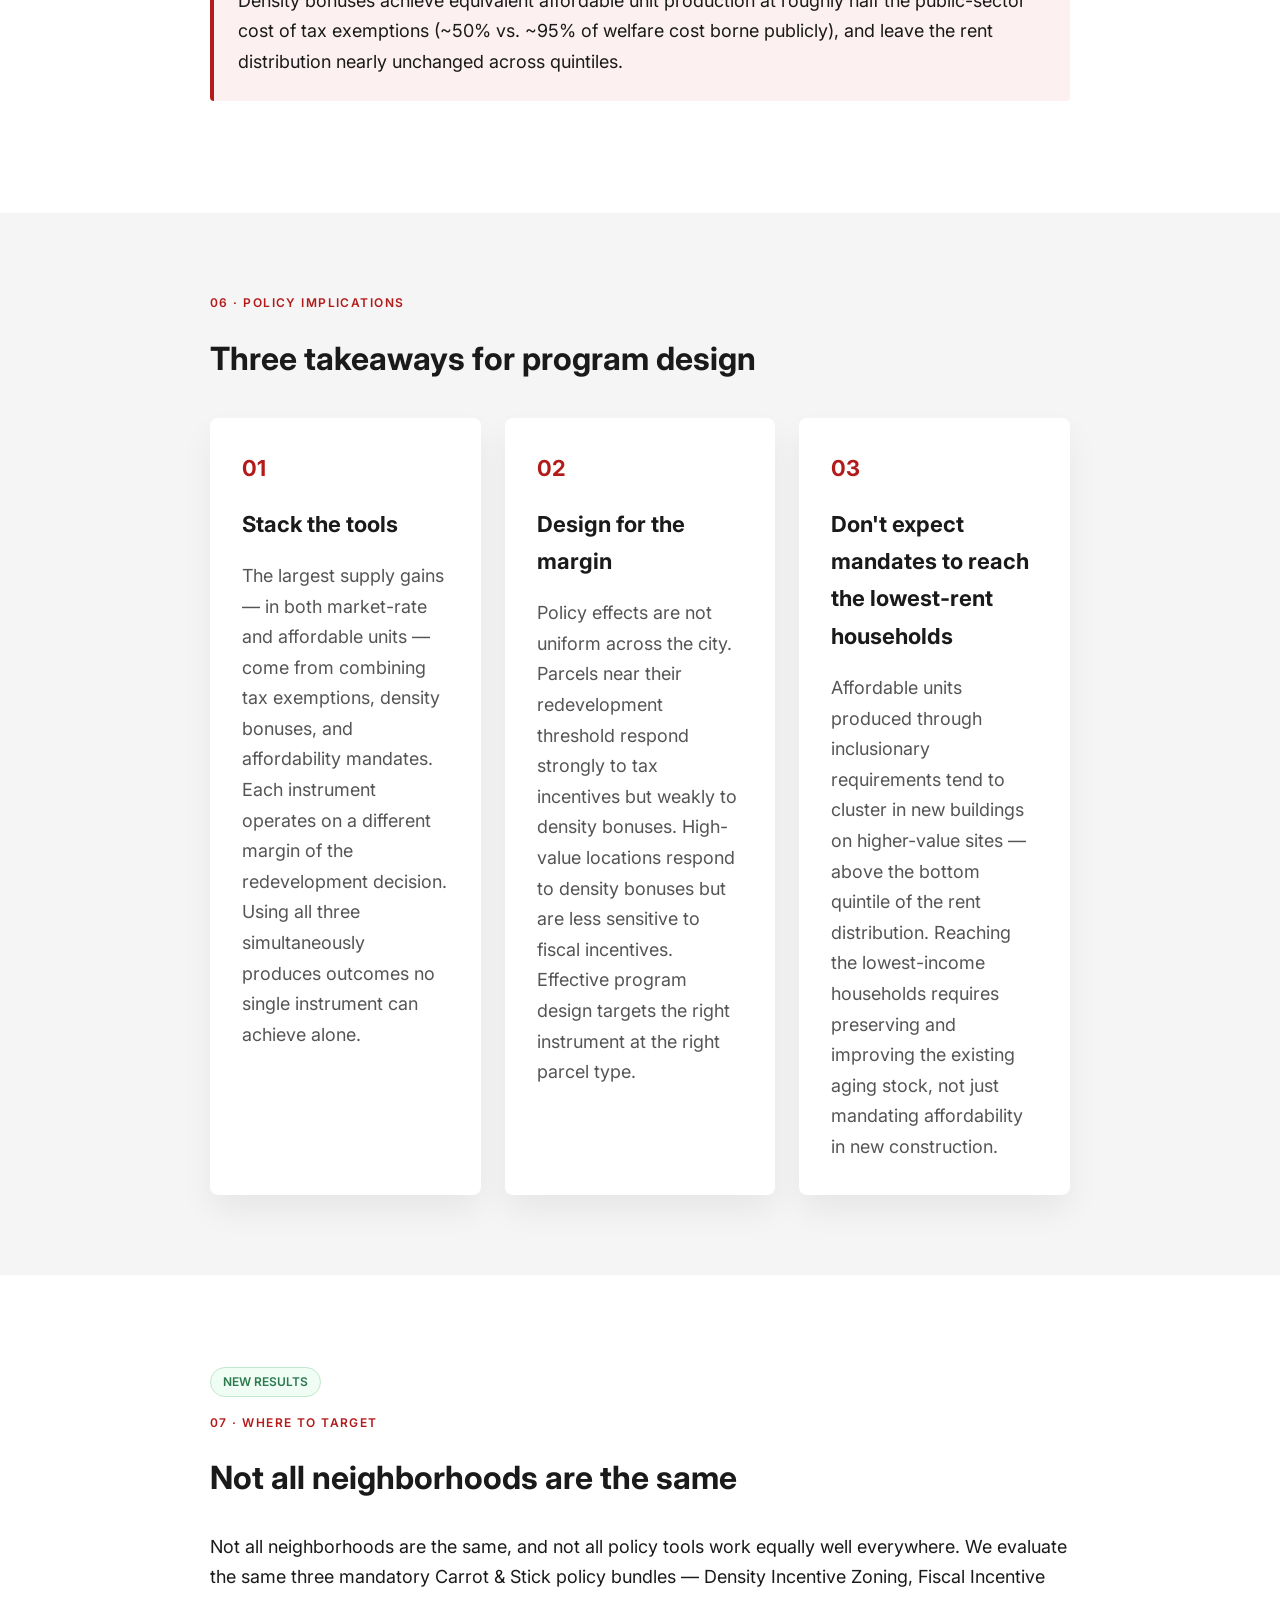
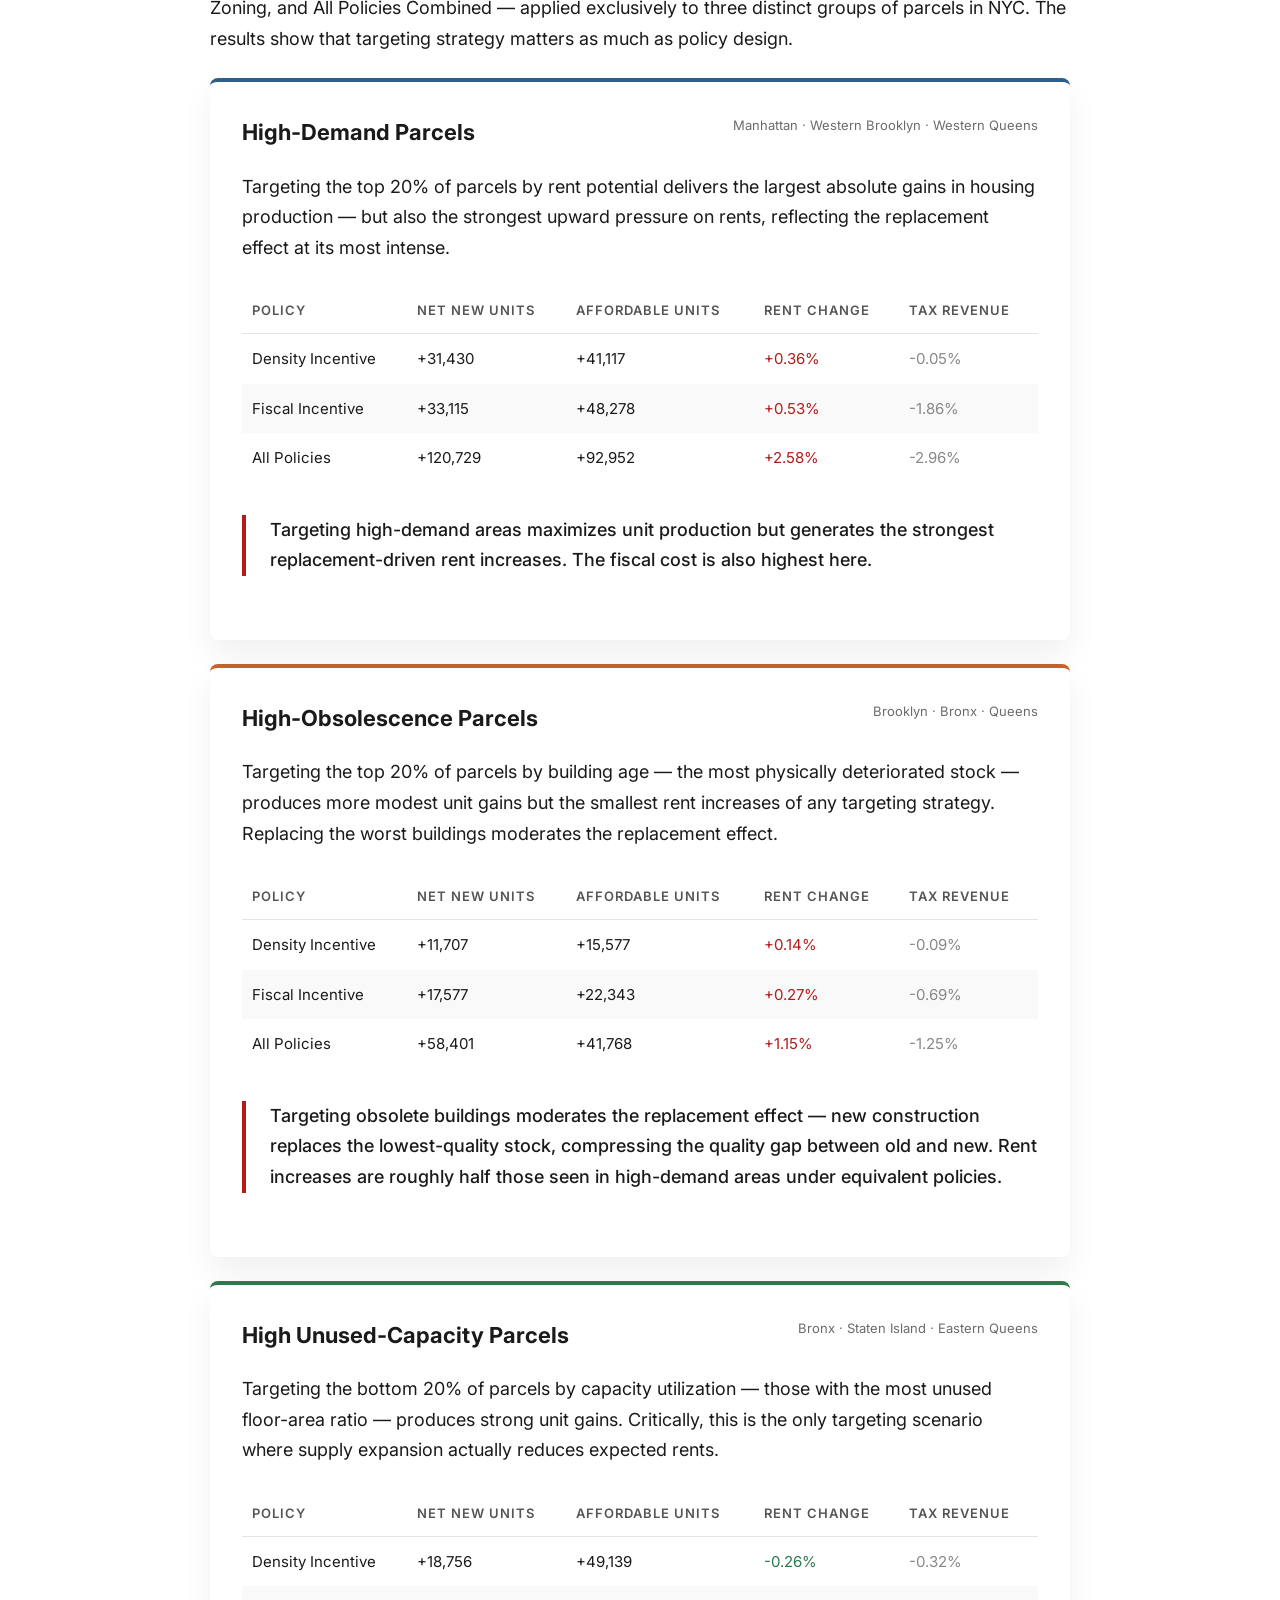
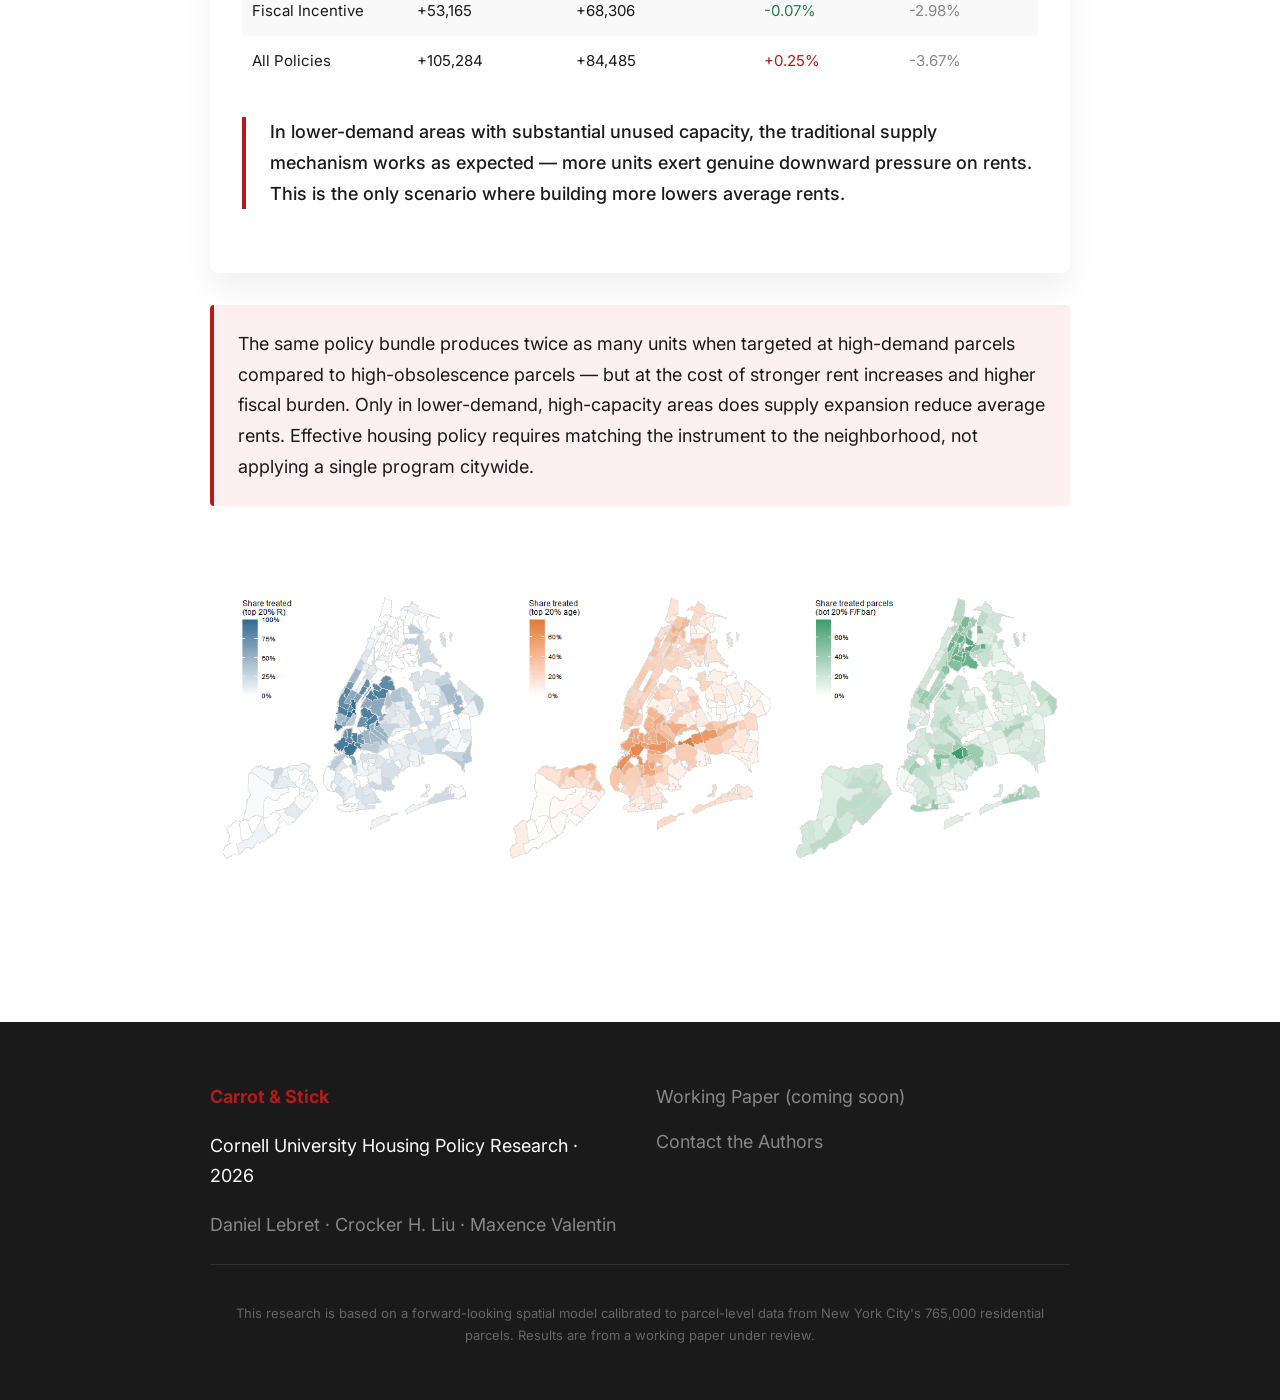
<file: project/index.html>
<!DOCTYPE html>
<html lang="en">
<head>
  <meta charset="UTF-8" />
  <meta name="viewport" content="width=device-width, initial-scale=1.0" />
  <title>Carrot & Stick</title>
  <link rel="preconnect" href="https://fonts.googleapis.com" />
  <link rel="preconnect" href="https://fonts.gstatic.com" crossorigin />
  <link href="https://fonts.googleapis.com/css2?family=Inter:wght@400;500;600;700;800&display=swap" rel="stylesheet" />
  <link rel="stylesheet" href="styles.css" />
</head>
<body>
  <header class="site-header">
    <div class="nav-container">
      <a class="brand" href="#top">Carrot & Stick</a>
      <button class="nav-toggle" aria-label="Toggle navigation">
        <span></span>
        <span></span>
        <span></span>
      </button>
      <nav class="nav-links" aria-label="Primary">
        <a href="#puzzle">The Puzzle</a>
        <a href="#mechanism">The Mechanism</a>
        <a href="#carrots">Carrots</a>
        <a href="#sticks">Sticks</a>
        <a href="#cost">The Cost</a>
        <a href="#implications">Implications</a>
        <a href="#targeting">Targeting</a>
      </nav>
    </div>
  </header>

  <main>
    <section id="top" class="hero-section">
      <div class="section-inner">
        <p class="eyebrow">CORNELL UNIVERSITY · HOUSING POLICY RESEARCH</p>
        <h1>Carrot & Stick: Why Building More Doesn't Always Lower Rents, and What NYC Can Do About It</h1>
        <p class="hero-copy">New research on how housing incentives and affordability mandates actually work — and what each policy costs, and who pays.</p>
        <p class="hero-meta">Daniel Lebret, Crocker H. Liu & Maxence Valentin · Cornell University & ETH Zurich · 2026</p>
        <div class="hero-actions">
          <a class="button button-primary" href="#">Read the Working Paper</a>
          <a class="button button-secondary" href="#">Download Policy Brief</a>
        </div>
      </div>
    </section>

    <section id="puzzle" class="content-section">
      <div class="section-inner">
        <p class="section-label">01 · THE PUZZLE</p>
        <h2>Housing production is up. So are rents. Why?</h2>
        <div class="section-copy">
          <p>New York City has added tens of thousands of housing units over the past decade. Yet rents have kept climbing, and affordability pressures show no sign of easing. The standard explanation — that more supply should lower prices — seems to be failing.</p>
          <p>It isn't failing. It's just incomplete.</p>
          <p>In mature cities like New York, housing supply doesn't work the way introductory economics suggests. There is no empty margin to build on. Instead, new construction means replacing what's already there — tearing down older, depreciated buildings and putting up newer, taller ones. That replacement process changes not just how many units exist, but what kinds of units they are. And that distinction turns out to matter enormously for rents, affordability, and policy design.</p>
        </div>
      </div>
    </section>

    <section id="mechanism" class="content-section section-alt">
      <div class="section-inner">
        <p class="section-label">02 · THE MECHANISM</p>
        <h2>Replacement, not expansion</h2>
        <div class="section-copy">
          <p>When a developer tears down a rent-discounted walk-up in Bushwick and builds a new 12-story building, something that looks like a supply increase is also a composition shift. The new units enter the market without accumulated depreciation, at higher rents than what they replaced. More units, but higher average rents.</p>
          <p>We call this the replacement effect — and in New York City, it systematically offsets the downward pressure on rents that additional supply would otherwise produce.</p>
          <p>This doesn't mean building is bad. It means the policy question is more specific than 'build more or build less.' The right questions are: which parcels get redeveloped, when, at what density, and under what conditions. Those are exactly the levers that housing policy controls — and exactly what this research quantifies.</p>
        </div>
        <aside class="quote-block">
          <p>“The replacement effect is equally strong measured per square foot — and holds even when accounting for the observed trend toward smaller unit sizes in NYC construction since 2000.”</p>
        </aside>
        <div class="figure-block">
          <img src="assets/figures/figure-6-unit-size-trend.png" alt="Weighted Average Size of Constructed Units in NYC" style="width: 100%; max-width: 100%; height: auto; display: block; box-sizing: border-box;" onerror="showFigurePlaceholder(this)" />
          <div class="figure-placeholder"><span>Figure G1 · Weighted Average Size of Constructed Units in NYC (Rolling Average, PLUTO Data)</span></div>
        </div>
        <div class="figure-block">
          <img src="assets/figures/figure-3-rent-decomposition.png" alt="Expected Rent Decomposition" style="width: 100%; max-width: 100%; height: auto; display: block; box-sizing: border-box;" onerror="showFigurePlaceholder(this)" />
          <div class="figure-placeholder"><span>Figure VI · Counterfactual Results — Expected Rent Decomposition. Replacement effect dominates supply effect across all six policy counterfactuals.</span></div>
        </div>
      </div>
    </section>

    <section id="carrots" class="content-section">
      <div class="section-inner">
        <p class="section-label">03 · CARROTS</p>
        <h2>Tax exemptions and density bonuses — not interchangeable</h2>
        <div class="section-copy">
          <p>NYC's housing toolkit includes two main types of incentives: property tax exemptions (like the former 421-a program) and density bonuses (upzoning and floor-area ratio increases). Both expand housing supply. They do not work the same way.</p>
          <p>Tax exemptions work on timing. By reducing post-construction tax liability, they make redevelopment profitable sooner — pulling forward projects that would otherwise sit on the margin for years. The effect is broad: it raises redevelopment probabilities across a wide range of parcels, concentrating new construction in areas with older buildings and significant unused density. Western Brooklyn and Queens respond most strongly. The tradeoff is fiscal: the city foregoes substantial tax revenue during the exemption window.</p>
          <p>Density bonuses work on scale. By allowing taller buildings, they increase the value of redevelopment — but they also increase the value of waiting. A developer who can build 15 stories instead of 10 may rationally hold off until rents are high enough to justify the larger project. The result is that density bonuses often delay construction on parcels near the redevelopment threshold, even as they increase the size of projects that do eventually get built. High-value locations benefit most; marginal parcels may actually see lower near-term redevelopment probabilities.</p>
        </div>
        <div class="key-finding">
          <p>Tax exemptions and density bonuses are not substitutes. A city that relies on only one is leaving a meaningful lever untouched. Stacking both tools produces the largest supply expansion — accelerating redevelopment while also increasing density conditional on redevelopment.</p>
        </div>
        <div class="figure-block">
          <img src="assets/figures/figure-1-policy-instruments3.png" alt="Tax Exemption Length" style="width: 100%; max-width: 100%; height: auto; display: block; box-sizing: border-box;" onerror="showFigurePlaceholder(this)" />
          <div class="figure-placeholder"><span>Figure A · Tax Exemption Length (τ) — Both property value (left) and development probability (right) increase monotonically with exemption length, across all demand levels.</span></div>
          <p class="figure-caption">Panel C · Tax Exemption Length (τ) — Both property value (left) and development probability (right) increase monotonically with exemption length, across all demand levels.</p>
        </div>
        <div class="figure-block">
          <img src="assets/figures/figure-1-policy-instruments2.png" alt="Density Bonuses" style="width: 100%; max-width: 100%; height: auto; display: block; box-sizing: border-box;" onerror="showFigurePlaceholder(this)" />
          <div class="figure-placeholder"><span>Figure B · Density Bonuses (φ) — Property value rises with density bonus, but development probability peaks and then declines as developers wait for higher rents to justify larger projects.</span></div>
          <p class="figure-caption">Panel B · Density Bonuses (φ) — Property value rises with density bonus, but development probability peaks and then declines as developers wait for higher rents to justify larger projects.</p>
        </div>
        <h3 class="spatial-subheading">Where each instrument concentrates new development</h3>
        <div class="figure-block">
          <img src="assets/figures/figure-4-spatial-maps1.png" alt="Tax Exemptions" style="width: 100%; max-width: 100%; height: auto; display: block; box-sizing: border-box;" onerror="showFigurePlaceholder(this)" />
          <div class="figure-placeholder"><span>Panel B · Tax Exemptions (τ = 20) — Development response is broad and diffuse, concentrating in neighborhoods with older buildings and significant unused density. Western Brooklyn, Queens, and Staten Island respond most strongly.</span></div>
          <p class="figure-caption">Panel B · Tax Exemptions (τ = 20) — Development response is broad and diffuse, concentrating in neighborhoods with older buildings and significant unused density. Western Brooklyn, Queens, and Staten Island respond most strongly.</p>
        </div>
        <div class="figure-block">
          <img src="assets/figures/figure-4-spatial-maps2.png" alt="Upzoning" style="width: 100%; max-width: 100%; height: auto; display: block; box-sizing: border-box;" onerror="showFigurePlaceholder(this)" />
          <div class="figure-placeholder"><span>Panel A · Upzoning (φ = 50%) — Development response is more spatially concentrated, benefiting primarily older buildings with low current density. The heatmap shows that upzoning raises redevelopment probabilities only for a narrow subset of parcel types.</span></div>
          <p class="figure-caption">Panel A · Upzoning (φ = 50%) — Development response is more spatially concentrated, benefiting primarily older buildings with low current density. The heatmap shows that upzoning raises redevelopment probabilities only for a narrow subset of parcel types.</p>
        </div>
        <div class="key-finding">
          <p>The spatial contrast is stark: tax exemptions generate broad redevelopment gains across older neighborhoods citywide, while upzoning concentrates gains in a narrower set of high-capacity locations. A planner choosing between these tools is making a choice about which neighborhoods benefit — not just how much gets built.</p>
        </div>
      </div>
    </section>

    <section id="sticks" class="content-section section-alt">
      <div class="section-inner">
        <p class="section-label">04 · STICKS</p>
        <h2>What affordability mandates actually deliver</h2>
        <div class="section-copy">
          <p>Affordable housing mandates — requirements that a share of units in new construction be rented below market rate — are the most direct tool for producing affordable units. They are also the most widely misunderstood.</p>
          <p>What mandates accomplish: They reallocate access to new construction. When a mandate requires 30% of units in a new building to be affordable, those units are genuinely below market rate — and they genuinely reach households who would otherwise be priced out of new construction entirely.</p>
          <p>What mandates don't accomplish: They don't expand the bottom of the rent distribution in the way policymakers often hope. The affordable units produced through mandates tend to appear in new buildings on higher-value parcels — because those are the projects where redevelopment still pencils out despite the affordability requirement. The lowest-rent housing in NYC continues to be supplied by the existing aging stock, not by mandated units in new construction.</p>
          <p>Mandates also reduce the net return to redevelopment. Developers on marginal parcels delay or forgo projects when a mandate is imposed. The result is fewer total units than would otherwise be built, with the reduction concentrated in market-rate units. This is why mandates work best when paired with incentives — the carrots offset the supply-dampening effect of the stick.</p>
        </div>
        <div class="figure-block">
          <img src="assets/figures/figure-1-policy-instruments1.png" alt="Affordable Mandate" style="width: 100%; max-width: 100%; height: auto; display: block; box-sizing: border-box;" onerror="showFigurePlaceholder(this)" />
          <div class="figure-placeholder"><span>Figure C · Affordable Mandate (α) — Both property value and development probability decline monotonically as the mandate share increases, with stronger effects in high-demand areas.</span></div>
          <p class="figure-caption">Panel A · Affordable Mandate (α) — Both property value and development probability decline monotonically as the mandate share increases, with stronger effects in high-demand areas.</p>
        </div>
      </div>
    </section>

    <section id="cost" class="content-section">
      <div class="section-inner">
        <p class="section-label">05 · THE COST</p>
        <h2>Who pays for each mandated affordable unit?</h2>
        <div class="section-copy">
          <p>Because below-market housing is not privately profitable, affordability mandates create a gap between private returns and public objectives. Someone has to absorb that gap. Our analysis makes explicit who that is — and how the answer depends entirely on which policy instrument is used.</p>
          <p>Each mandated affordable unit carries an approximate cost of $65,000 in foregone value, split between private landowners and the public sector. But the split depends on the instrument.</p>
          <p>Under tax exemptions paired with mandates, the cost falls almost entirely on the public sector — through foregone property tax revenues during the exemption window. Landowners are largely held harmless. The city bears the burden.</p>
          <p>Under density bonuses paired with mandates, the cost is shared more evenly. Landowners absorb roughly half through lower land value capitalization; the public sector absorbs the rest. Neither side escapes unscathed, but neither bears the full cost alone.</p>
        </div>
        <div class="key-finding">
          <p>Fiscal instruments are politically easier to pass — landowners support them — but expensive for city budgets. Regulatory instruments preserve public revenues but face stronger opposition from property owners. Understanding this tradeoff is essential for designing the next generation of NYC affordable housing programs.</p>
        </div>
        <div class="figure-label">Figure 5: Cost-per-unit analysis of alternative affordable housing instruments</div>
        <div class="figure-grid">
          <div class="figure-subblock">
            <img src="assets/figures/figure-5-cost-per-unit1.png" alt="Figure 5 Panel A: Required incentive generosity" style="width: 100%; max-width: 100%; height: auto; display: block; box-sizing: border-box;" onerror="showFigurePlaceholder(this)" />
            <div class="figure-placeholder"><span>Panel A: Required incentive generosity as a function of the number of affordable mandates substituted. Density bonuses (φ, left axis) and tax exemption duration (τ, right axis).</span></div>
            <p class="figure-caption">Panel A: Required incentive generosity as a function of the number of affordable mandates substituted. Density bonuses (φ, left axis) and tax exemption duration (τ, right axis).</p>
          </div>
          <div class="figure-subblock">
            <img src="assets/figures/figure-5-cost-per-unit2.png" alt="Figure 5 Panel B: Welfare cost per mandated affordable unit" style="width: 100%; max-width: 100%; height: auto; display: block; box-sizing: border-box;" onerror="showFigurePlaceholder(this)" />
            <div class="figure-placeholder"><span>Panel B: Welfare cost per mandated affordable unit as a function of the number of units substituted, for density bonuses (φ) and tax exemptions (τ).</span></div>
            <p class="figure-caption">Panel B: Welfare cost per mandated affordable unit as a function of the number of units substituted, for density bonuses (φ) and tax exemptions (τ).</p>
          </div>
          <div class="figure-subblock">
            <img src="assets/figures/figure-5-cost-per-unit3.png" alt="Figure 5 Panel C: Share of total welfare cost borne by the public sector" style="width: 100%; max-width: 100%; height: auto; display: block; box-sizing: border-box;" onerror="showFigurePlaceholder(this)" />
            <div class="figure-placeholder"><span>Panel C: Share of total welfare cost borne by the public sector as a function of the number of affordable mandates substituted.</span></div>
            <p class="figure-caption">Panel C: Share of total welfare cost borne by the public sector as a function of the number of affordable mandates substituted.</p>
          </div>
          <div class="figure-subblock">
            <img src="assets/figures/figure-5-cost-per-unit4.png" alt="Figure 5 Panel D: Share of units in each rent quintile" style="width: 100%; max-width: 100%; height: auto; display: block; box-sizing: border-box;" onerror="showFigurePlaceholder(this)" />
            <div class="figure-placeholder"><span>Panel D: Share of units in each rent quintile (Q1–Q5) as a function of the number of affordable mandates substituted, shown separately for density bonuses (φ) and tax exemptions (τ).</span></div>
            <p class="figure-caption">Panel D: Share of units in each rent quintile (Q1–Q5) as a function of the number of affordable mandates substituted, shown separately for density bonuses (φ) and tax exemptions (τ).</p>
          </div>
        </div>
        <div class="key-finding">
          <p>Density bonuses achieve equivalent affordable unit production at roughly half the public-sector cost of tax exemptions (~50% vs. ~95% of welfare cost borne publicly), and leave the rent distribution nearly unchanged across quintiles.</p>
        </div>
      </div>
    </section>

    <section id="implications" class="content-section section-alt">
      <div class="section-inner">
        <p class="section-label">06 · POLICY IMPLICATIONS</p>
        <h2>Three takeaways for program design</h2>
        <div class="implication-grid">
          <article class="implication-card">
            <div class="implication-number">01</div>
            <h3>Stack the tools</h3>
            <p>The largest supply gains — in both market-rate and affordable units — come from combining tax exemptions, density bonuses, and affordability mandates. Each instrument operates on a different margin of the redevelopment decision. Using all three simultaneously produces outcomes no single instrument can achieve alone.</p>
          </article>
          <article class="implication-card">
            <div class="implication-number">02</div>
            <h3>Design for the margin</h3>
            <p>Policy effects are not uniform across the city. Parcels near their redevelopment threshold respond strongly to tax incentives but weakly to density bonuses. High-value locations respond to density bonuses but are less sensitive to fiscal incentives. Effective program design targets the right instrument at the right parcel type.</p>
          </article>
          <article class="implication-card">
            <div class="implication-number">03</div>
            <h3>Don't expect mandates to reach the lowest-rent households</h3>
            <p>Affordable units produced through inclusionary requirements tend to cluster in new buildings on higher-value sites — above the bottom quintile of the rent distribution. Reaching the lowest-income households requires preserving and improving the existing aging stock, not just mandating affordability in new construction.</p>
          </article>
        </div>
      </div>
    </section>

    <section id="targeting" class="content-section">
      <div class="section-inner">
        <p class="section-badge" style="background:#F0FDF4;color:#2D7A4F;border:1px solid #C0E8CC;">NEW RESULTS</p>
        <p class="section-label">07 · WHERE TO TARGET</p>
        <h2>Not all neighborhoods are the same</h2>
        <div class="section-copy">
          <p>Not all neighborhoods are the same, and not all policy tools work equally well everywhere. We evaluate the same three mandatory Carrot & Stick policy bundles — Density Incentive Zoning, Fiscal Incentive Zoning, and All Policies Combined — applied exclusively to three distinct groups of parcels in NYC. The results show that targeting strategy matters as much as policy design.</p>
          <div class="targeting-cards">
            <article class="targeting-card" style="border-top:4px solid #2C5F8A;">
              <div class="targeting-card-header">
                <h3>High-Demand Parcels</h3>
                <span class="location-tag">Manhattan · Western Brooklyn · Western Queens</span>
              </div>
              <p>Targeting the top 20% of parcels by rent potential delivers the largest absolute gains in housing production — but also the strongest upward pressure on rents, reflecting the replacement effect at its most intense.</p>
              <div class="table-wrapper">
                <table class="targeting-table">
                  <thead>
                    <tr>
                      <th>Policy</th>
                      <th>Net New Units</th>
                      <th>Affordable Units</th>
                      <th>Rent Change</th>
                      <th>Tax Revenue</th>
                    </tr>
                  </thead>
                  <tbody>
                    <tr>
                      <td>Density Incentive</td>
                      <td>+31,430</td>
                      <td>+41,117</td>
                      <td class="rent-positive">+0.36%</td>
                      <td class="tax-negative">-0.05%</td>
                    </tr>
                    <tr>
                      <td>Fiscal Incentive</td>
                      <td>+33,115</td>
                      <td>+48,278</td>
                      <td class="rent-positive">+0.53%</td>
                      <td class="tax-negative">-1.86%</td>
                    </tr>
                    <tr>
                      <td>All Policies</td>
                      <td>+120,729</td>
                      <td>+92,952</td>
                      <td class="rent-positive">+2.58%</td>
                      <td class="tax-negative">-2.96%</td>
                    </tr>
                  </tbody>
                </table>
              </div>
              <blockquote class="quote-block" style="border-left-color:#B31B1B;">
                <p>Targeting high-demand areas maximizes unit production but generates the strongest replacement-driven rent increases. The fiscal cost is also highest here.</p>
              </blockquote>
            </article>
            <article class="targeting-card" style="border-top:4px solid #C4622D;">
              <div class="targeting-card-header">
                <h3>High-Obsolescence Parcels</h3>
                <span class="location-tag">Brooklyn · Bronx · Queens</span>
              </div>
              <p>Targeting the top 20% of parcels by building age — the most physically deteriorated stock — produces more modest unit gains but the smallest rent increases of any targeting strategy. Replacing the worst buildings moderates the replacement effect.</p>
              <div class="table-wrapper">
                <table class="targeting-table">
                  <thead>
                    <tr>
                      <th>Policy</th>
                      <th>Net New Units</th>
                      <th>Affordable Units</th>
                      <th>Rent Change</th>
                      <th>Tax Revenue</th>
                    </tr>
                  </thead>
                  <tbody>
                    <tr>
                      <td>Density Incentive</td>
                      <td>+11,707</td>
                      <td>+15,577</td>
                      <td class="rent-positive">+0.14%</td>
                      <td class="tax-negative">-0.09%</td>
                    </tr>
                    <tr>
                      <td>Fiscal Incentive</td>
                      <td>+17,577</td>
                      <td>+22,343</td>
                      <td class="rent-positive">+0.27%</td>
                      <td class="tax-negative">-0.69%</td>
                    </tr>
                    <tr>
                      <td>All Policies</td>
                      <td>+58,401</td>
                      <td>+41,768</td>
                      <td class="rent-positive">+1.15%</td>
                      <td class="tax-negative">-1.25%</td>
                    </tr>
                  </tbody>
                </table>
              </div>
              <blockquote class="quote-block" style="border-left-color:#B31B1B;">
                <p>Targeting obsolete buildings moderates the replacement effect — new construction replaces the lowest-quality stock, compressing the quality gap between old and new. Rent increases are roughly half those seen in high-demand areas under equivalent policies.</p>
              </blockquote>
            </article>
            <article class="targeting-card" style="border-top:4px solid #2D7A4F;">
              <div class="targeting-card-header">
                <h3>High Unused-Capacity Parcels</h3>
                <span class="location-tag">Bronx · Staten Island · Eastern Queens</span>
              </div>
              <p>Targeting the bottom 20% of parcels by capacity utilization — those with the most unused floor-area ratio — produces strong unit gains. Critically, this is the only targeting scenario where supply expansion actually reduces expected rents.</p>
              <div class="table-wrapper">
                <table class="targeting-table">
                  <thead>
                    <tr>
                      <th>Policy</th>
                      <th>Net New Units</th>
                      <th>Affordable Units</th>
                      <th>Rent Change</th>
                      <th>Tax Revenue</th>
                    </tr>
                  </thead>
                  <tbody>
                    <tr>
                      <td>Density Incentive</td>
                      <td>+18,756</td>
                      <td>+49,139</td>
                      <td class="rent-negative">-0.26%</td>
                      <td class="tax-negative">-0.32%</td>
                    </tr>
                    <tr>
                      <td>Fiscal Incentive</td>
                      <td>+53,165</td>
                      <td>+68,306</td>
                      <td class="rent-negative">-0.07%</td>
                      <td class="tax-negative">-2.98%</td>
                    </tr>
                    <tr>
                      <td>All Policies</td>
                      <td>+105,284</td>
                      <td>+84,485</td>
                      <td class="rent-positive">+0.25%</td>
                      <td class="tax-negative">-3.67%</td>
                    </tr>
                  </tbody>
                </table>
              </div>
              <blockquote class="quote-block" style="border-left-color:#B31B1B;">
                <p>In lower-demand areas with substantial unused capacity, the traditional supply mechanism works as expected — more units exert genuine downward pressure on rents. This is the only scenario where building more lowers average rents.</p>
              </blockquote>
            </article>
          </div>
          <div class="key-finding">
            <p>The same policy bundle produces twice as many units when targeted at high-demand parcels compared to high-obsolescence parcels — but at the cost of stronger rent increases and higher fiscal burden. Only in lower-demand, high-capacity areas does supply expansion reduce average rents. Effective housing policy requires matching the instrument to the neighborhood, not applying a single program citywide.</p>
          </div>
        </div>
        <div class="figure-block">
          <img src="assets/figures/figure-7-targeted-parcels.png" alt="Targeted Parcels by Criterion" style="width: 100%; max-width: 100%; height: auto; display: block; box-sizing: border-box;" onerror="showFigurePlaceholder(this)" />
          <div class="figure-placeholder"><span>Figure H1 · Targeted Parcels by Criterion — High Demand (blue), High Obsolescence (orange), High Unused Capacity (green). Note the spatial non-overlap across targeting groups.</span></div>
        </div>
      </div>
    </section>
  </main>

  <footer class="site-footer">
    <div class="footer-inner">
      <div class="footer-left">
        <p class="footer-brand">Carrot & Stick</p>
        <p>Cornell University Housing Policy Research · 2026</p>
        <p class="footer-small">Daniel Lebret · Crocker H. Liu · Maxence Valentin</p>
      </div>
      <div class="footer-right">
        <a href="#" class="footer-link">Working Paper (coming soon)</a>
        <a href="#" class="footer-link">Contact the Authors</a>
      </div>
    </div>
    <div class="footer-note">
      <p>This research is based on a forward-looking spatial model calibrated to parcel-level data from New York City's 765,000 residential parcels. Results are from a working paper under review.</p>
    </div>
  </footer>

  <script src="script.js"></script>
</body>
</html>
</file>
<file: styles.css>
:root {
  --red: #B31B1B;
  --white: #FFFFFF;
  --gray-100: #F5F5F5;
  --gray-200: #E8E8E8;
  --gray-300: #CCCCCC;
  --text-dark: #1A1A1A;
  --text-mid: #555555;
  --text-light: #888888;
}

* {
  box-sizing: border-box;
}

html {
  scroll-behavior: smooth;
}

body {
  margin: 0;
  font-family: 'Inter', sans-serif;
  color: var(--text-dark);
  background: var(--white);
  line-height: 1.7;
  font-size: 18px;
}

img {
  max-width: 100%;
  display: block;
}

.site-header {
  position: sticky;
  top: 0;
  width: 100%;
  background: var(--white);
  z-index: 20;
  border-bottom: 1px solid #E0E0E0;
}

.nav-container {
  max-width: 860px;
  margin: 0 auto;
  padding: 18px 24px;
  display: flex;
  align-items: center;
  justify-content: space-between;
  transition: box-shadow 0.25s ease;
}

.site-header.scrolled .nav-container {
  box-shadow: 0 8px 24px rgba(0, 0, 0, 0.08);
}

.brand {
  color: var(--red);
  font-weight: 700;
  text-decoration: none;
  font-size: 18px;
}

.nav-links {
  display: flex;
  gap: 24px;
  flex-wrap: wrap;
}

.nav-links a {
  color: var(--text-mid);
  text-decoration: none;
  font-size: 14px;
  font-weight: 500;
}

.nav-links a:hover,
.nav-links a:focus {
  color: var(--red);
}

.nav-toggle {
  display: none;
  border: none;
  background: transparent;
  cursor: pointer;
  padding: 8px;
}

.nav-toggle span {
  display: block;
  width: 24px;
  height: 2px;
  background: var(--text-dark);
  margin: 5px 0;
  transition: transform 0.25s ease;
}

.hero-section {
  padding: 120px 24px 80px;
  background: var(--white);
}

.section-inner {
  max-width: 860px;
  margin: 0 auto;
}

.eyebrow {
  color: var(--red);
  font-size: 13px;
  font-weight: 600;
  letter-spacing: 0.1em;
  text-transform: uppercase;
  margin: 0 0 24px;
}

.hero-section h1 {
  font-size: clamp(36px, 5vw, 48px);
  line-height: 1.05;
  max-width: 700px;
  margin: 0;
  font-weight: 800;
}

.hero-copy {
  color: var(--text-mid);
  font-size: 20px;
  max-width: 600px;
  margin: 24px 0 0;
}

.hero-meta {
  color: var(--text-light);
  margin-top: 16px;
  font-size: 15px;
  max-width: 640px;
}

.hero-actions {
  display: flex;
  flex-wrap: wrap;
  gap: 16px;
  margin-top: 40px;
}

.button {
  display: inline-flex;
  align-items: center;
  justify-content: center;
  padding: 14px 28px;
  border-radius: 4px;
  text-decoration: none;
  font-weight: 600;
  transition: background-color 0.2s ease, color 0.2s ease, border-color 0.2s ease;
}

.button-primary {
  background: var(--red);
  color: var(--white);
  border: 2px solid var(--red);
}

.button-primary:hover,
.button-primary:focus {
  background: #8f1616;
  border-color: #8f1616;
}

.button-secondary {
  background: var(--white);
  color: var(--red);
  border: 2px solid var(--red);
}

.button-secondary:hover,
.button-secondary:focus {
  background: #f9ecec;
}

.content-section {
  padding: 80px 24px;
  background: var(--white);
}

.section-alt {
  background: var(--gray-100);
}

.section-label {
  color: var(--red);
  font-size: 12px;
  letter-spacing: 0.12em;
  font-weight: 600;
  text-transform: uppercase;
  margin: 0 0 18px;
}

.content-section h2 {
  font-size: 32px;
  font-weight: 700;
  margin: 0 0 26px;
}

.spatial-subheading {
  color: #555555;
  font-size: 18px;
  font-weight: 600;
  margin-top: 48px;
  margin-bottom: 24px;
}

.section-copy p {
  margin: 0 0 20px;
}

.quote-block {
  display: block;
  border-left: 4px solid var(--red);
  padding-left: 24px;
  margin: 32px 0;
  color: var(--text-dark);
}

.quote-block p {
  margin: 0;
  font-weight: 500;
}

.figure-block {
  position: relative;
  margin-top: 40px;
  margin-bottom: 32px;
  overflow: visible;
  max-width: 100%;
  box-sizing: border-box;
}

.figure-block img {
  width: 100%;
  height: auto;
  display: block;
  box-sizing: border-box;
}

.figure-placeholder {
  display: none;
  min-height: 400px;
  background: var(--gray-200);
  border: 2px dashed var(--gray-300);
  color: #888888;
  align-items: center;
  justify-content: center;
  text-align: center;
  padding: 24px;
}

.figure-placeholder span {
  font-size: 16px;
  line-height: 1.6;
}

.figure-label {
  font-size: 16px;
  line-height: 1.6;
  color: #888888;
  margin-bottom: 16px;
  text-align: center;
}

.figure-grid {
  display: grid;
  grid-template-columns: repeat(2, 1fr);
  gap: 24px;
  margin-bottom: 32px;
  overflow: visible;
  max-width: 100%;
  box-sizing: border-box;
}

@media (max-width: 640px) {
  .figure-grid {
    grid-template-columns: 1fr;
  }
}

.figure-subblock {
  position: relative;
  overflow: visible;
  max-width: 100%;
  box-sizing: border-box;
}

.figure-subblock img {
  width: 100%;
  height: auto;
  display: block;
  box-sizing: border-box;
}

.figure-subblock .figure-placeholder {
  display: none;
  min-height: 300px;
  background: var(--gray-200);
  border: 2px dashed var(--gray-300);
  color: #888888;
  align-items: center;
  justify-content: center;
  text-align: center;
  padding: 24px;
}

.figure-subblock .figure-placeholder span {
  font-size: 14px;
  line-height: 1.6;
}

.figure-subblock .figure-caption {
  color: #888888;
  font-size: 14px;
  font-style: italic;
  margin-top: 8px;
  text-align: center;
}

.key-finding {
  background: #FDF0F0;
  border-left: 4px solid var(--red);
  padding: 24px;
  border-radius: 4px;
  margin: 32px 0;
}

.key-finding p {
  margin: 0;
}

.implication-grid {
  display: grid;
  grid-template-columns: repeat(3, minmax(0, 1fr));
  gap: 24px;
  margin-top: 32px;
}

.implication-card {
  background: var(--white);
  border-radius: 8px;
  padding: 32px;
  box-shadow: 0 16px 32px rgba(0, 0, 0, 0.06);
}

.implication-number {
  color: var(--red);
  font-weight: 700;
  font-size: 22px;
  margin-bottom: 18px;
}

.implication-card h3 {
  font-size: 22px;
  margin: 0 0 18px;
}

.implication-card p {
  margin: 0;
  color: var(--text-mid);
}

.targeting-cards {
  display: flex;
  flex-direction: column;
  gap: 24px;
  margin-top: 24px;
}

.targeting-card {
  background: var(--white);
  border-radius: 8px;
  padding: 32px;
  box-shadow: 0 16px 32px rgba(0, 0, 0, 0.06);
}

.targeting-card-header {
  display: flex;
  justify-content: space-between;
  gap: 16px;
  align-items: flex-start;
  flex-wrap: wrap;
  margin-bottom: 20px;
}

.targeting-card-header h3 {
  margin: 0;
  font-size: 22px;
}

.location-tag {
  color: #6B6B6B;
  font-size: 13px;
}

.targeting-card p {
  margin: 0 0 24px;
}

.targeting-table {
  width: 100%;
  border-collapse: collapse;
  margin-bottom: 20px;
}

.targeting-table th,
.targeting-table td {
  padding: 12px 10px;
  text-align: left;
}

.targeting-table th {
  color: #555555;
  font-size: 13px;
  font-weight: 600;
  text-transform: uppercase;
  letter-spacing: 0.08em;
  border-bottom: 1px solid #E4E4E4;
}

.targeting-table tr:nth-child(even) {
  background: #F9F9F9;
}

.targeting-table tr:nth-child(odd) {
  background: #FFFFFF;
}

.targeting-table td {
  font-size: 15px;
}

.rent-positive {
  color: #B31B1B;
}

.rent-negative {
  color: #2D7A4F;
}

.tax-negative {
  color: #888888;
}

.section-badge {
  display: inline-block;
  background: #FDF0F0;
  color: var(--red);
  border: 1px solid #F0CCCC;
  font-size: 12px;
  padding: 4px 12px;
  border-radius: 20px;
  font-weight: 600;
  margin-bottom: 16px;
}

.site-footer {
  background: var(--text-dark);
  color: var(--white);
  padding: 60px 24px 40px;
}

.footer-inner {
  max-width: 860px;
  margin: 0 auto;
  display: flex;
  justify-content: space-between;
  gap: 32px;
  flex-wrap: wrap;
}

.footer-left,
.footer-right {
  flex: 1 1 280px;
}

.footer-brand {
  color: var(--red);
  font-weight: 700;
  font-size: 18px;
  margin: 0 0 12px;
}

.footer-small {
  color: #888888;
  margin: 12px 0 0;
}

.footer-link {
  display: inline-block;
  color: #888888;
  text-decoration: none;
  margin-bottom: 14px;
}

.footer-link:hover,
.footer-link:focus {
  color: var(--white);
}

.footer-note {
  max-width: 860px;
  margin: 24px auto 0;
  border-top: 1px solid #333333;
  padding-top: 24px;
  text-align: center;
  color: #666666;
  font-size: 13px;
}

@media (max-width: 768px) {
  .nav-container {
    flex-wrap: wrap;
    justify-content: space-between;
  }

  .nav-toggle {
    display: block;
  }

  .nav-links {
    width: 100%;
    display: none;
    flex-direction: column;
    gap: 16px;
    margin-top: 16px;
  }

  .nav-links.open {
    display: flex;
  }

  .hero-section {
    padding-top: 80px;
  }

  .hero-actions {
    flex-direction: column;
  }

  .implication-grid {
    grid-template-columns: 1fr;
  }
}

.figure-container img, 
.subfigure img,
section img {
  width: 100%;
  max-width: 100%;
  height: auto;
  display: block;
  box-sizing: border-box;
}

section, .figure-container, .subfigure, .figure-grid {
  overflow: visible;
  max-width: 100%;
  box-sizing: border-box;
}
</file>
<file: project/styles.css>
:root {
  --red: #B31B1B;
  --white: #FFFFFF;
  --gray-100: #F5F5F5;
  --gray-200: #E8E8E8;
  --gray-300: #CCCCCC;
  --text-dark: #1A1A1A;
  --text-mid: #555555;
  --text-light: #888888;
}

* {
  box-sizing: border-box;
}

html {
  scroll-behavior: smooth;
}

body {
  margin: 0;
  font-family: 'Inter', sans-serif;
  color: var(--text-dark);
  background: var(--white);
  line-height: 1.7;
  font-size: 18px;
}

img {
  max-width: 100%;
  display: block;
}

.site-header {
  position: sticky;
  top: 0;
  width: 100%;
  background: var(--white);
  z-index: 20;
  border-bottom: 1px solid #E0E0E0;
}

.nav-container {
  max-width: 860px;
  margin: 0 auto;
  padding: 18px 24px;
  display: flex;
  align-items: center;
  justify-content: space-between;
  transition: box-shadow 0.25s ease;
}

.site-header.scrolled .nav-container {
  box-shadow: 0 8px 24px rgba(0, 0, 0, 0.08);
}

.brand {
  color: var(--red);
  font-weight: 700;
  text-decoration: none;
  font-size: 18px;
}

.nav-links {
  display: flex;
  gap: 24px;
  flex-wrap: wrap;
}

.nav-links a {
  color: var(--text-mid);
  text-decoration: none;
  font-size: 14px;
  font-weight: 500;
}

.nav-links a:hover,
.nav-links a:focus {
  color: var(--red);
}

.nav-toggle {
  display: none;
  border: none;
  background: transparent;
  cursor: pointer;
  padding: 8px;
}

.nav-toggle span {
  display: block;
  width: 24px;
  height: 2px;
  background: var(--text-dark);
  margin: 5px 0;
  transition: transform 0.25s ease;
}

.hero-section {
  padding: 120px 24px 80px;
  background: var(--white);
}

.section-inner {
  max-width: 860px;
  margin: 0 auto;
}

.eyebrow {
  color: var(--red);
  font-size: 13px;
  font-weight: 600;
  letter-spacing: 0.1em;
  text-transform: uppercase;
  margin: 0 0 24px;
}

.hero-section h1 {
  font-size: clamp(36px, 5vw, 48px);
  line-height: 1.05;
  max-width: 700px;
  margin: 0;
  font-weight: 800;
}

.hero-copy {
  color: var(--text-mid);
  font-size: 20px;
  max-width: 600px;
  margin: 24px 0 0;
}

.hero-meta {
  color: var(--text-light);
  margin-top: 16px;
  font-size: 15px;
  max-width: 640px;
}

.hero-actions {
  display: flex;
  flex-wrap: wrap;
  gap: 16px;
  margin-top: 40px;
}

.button {
  display: inline-flex;
  align-items: center;
  justify-content: center;
  padding: 14px 28px;
  border-radius: 4px;
  text-decoration: none;
  font-weight: 600;
  transition: background-color 0.2s ease, color 0.2s ease, border-color 0.2s ease;
}

.button-primary {
  background: var(--red);
  color: var(--white);
  border: 2px solid var(--red);
}

.button-primary:hover,
.button-primary:focus {
  background: #8f1616;
  border-color: #8f1616;
}

.button-secondary {
  background: var(--white);
  color: var(--red);
  border: 2px solid var(--red);
}

.button-secondary:hover,
.button-secondary:focus {
  background: #f9ecec;
}

.content-section {
  padding: 80px 24px;
  background: var(--white);
}

.section-alt {
  background: var(--gray-100);
}

.section-label {
  color: var(--red);
  font-size: 12px;
  letter-spacing: 0.12em;
  font-weight: 600;
  text-transform: uppercase;
  margin: 0 0 18px;
}

.content-section h2 {
  font-size: 32px;
  font-weight: 700;
  margin: 0 0 26px;
}

.spatial-subheading {
  color: #555555;
  font-size: 18px;
  font-weight: 600;
  margin-top: 48px;
  margin-bottom: 24px;
}

.section-copy p {
  margin: 0 0 20px;
}

.quote-block {
  display: block;
  border-left: 4px solid var(--red);
  padding-left: 24px;
  margin: 32px 0;
  color: var(--text-dark);
}

.quote-block p {
  margin: 0;
  font-weight: 500;
}

.figure-block {
  position: relative;
  margin-top: 40px;
  margin-bottom: 32px;
  overflow: visible;
  max-width: 100%;
  box-sizing: border-box;
}

.figure-block img {
  width: 100%;
  height: auto;
  display: block;
  box-sizing: border-box;
}

.figure-placeholder {
  display: none;
  min-height: 400px;
  background: var(--gray-200);
  border: 2px dashed var(--gray-300);
  color: #888888;
  align-items: center;
  justify-content: center;
  text-align: center;
  padding: 24px;
}

.figure-placeholder span {
  font-size: 16px;
  line-height: 1.6;
}

.figure-label {
  font-size: 16px;
  line-height: 1.6;
  color: #888888;
  margin-bottom: 16px;
  text-align: center;
}

.figure-grid {
  display: grid;
  grid-template-columns: repeat(2, 1fr);
  gap: 24px;
  margin-bottom: 32px;
  overflow: visible;
  max-width: 100%;
  box-sizing: border-box;
}

@media (max-width: 640px) {
  .figure-grid {
    grid-template-columns: 1fr;
  }
}

.figure-subblock {
  position: relative;
  overflow: visible;
  max-width: 100%;
  box-sizing: border-box;
}

.figure-subblock img {
  width: 100%;
  height: auto;
  display: block;
  box-sizing: border-box;
}

.figure-subblock .figure-placeholder {
  display: none;
  min-height: 300px;
  background: var(--gray-200);
  border: 2px dashed var(--gray-300);
  color: #888888;
  align-items: center;
  justify-content: center;
  text-align: center;
  padding: 24px;
}

.figure-subblock .figure-placeholder span {
  font-size: 14px;
  line-height: 1.6;
}

.figure-subblock .figure-caption {
  color: #888888;
  font-size: 14px;
  font-style: italic;
  margin-top: 8px;
  text-align: center;
}

.key-finding {
  background: #FDF0F0;
  border-left: 4px solid var(--red);
  padding: 24px;
  border-radius: 4px;
  margin: 32px 0;
}

.key-finding p {
  margin: 0;
}

.implication-grid {
  display: grid;
  grid-template-columns: repeat(3, minmax(0, 1fr));
  gap: 24px;
  margin-top: 32px;
}

.implication-card {
  background: var(--white);
  border-radius: 8px;
  padding: 32px;
  box-shadow: 0 16px 32px rgba(0, 0, 0, 0.06);
}

.implication-number {
  color: var(--red);
  font-weight: 700;
  font-size: 22px;
  margin-bottom: 18px;
}

.implication-card h3 {
  font-size: 22px;
  margin: 0 0 18px;
}

.implication-card p {
  margin: 0;
  color: var(--text-mid);
}

.targeting-cards {
  display: flex;
  flex-direction: column;
  gap: 24px;
  margin-top: 24px;
}

.targeting-card {
  background: var(--white);
  border-radius: 8px;
  padding: 32px;
  box-shadow: 0 16px 32px rgba(0, 0, 0, 0.06);
}

.targeting-card-header {
  display: flex;
  justify-content: space-between;
  gap: 16px;
  align-items: flex-start;
  flex-wrap: wrap;
  margin-bottom: 20px;
}

.targeting-card-header h3 {
  margin: 0;
  font-size: 22px;
}

.location-tag {
  color: #6B6B6B;
  font-size: 13px;
}

.targeting-card p {
  margin: 0 0 24px;
}

.targeting-table {
  width: 100%;
  border-collapse: collapse;
  margin-bottom: 20px;
}

.targeting-table th,
.targeting-table td {
  padding: 12px 10px;
  text-align: left;
}

.targeting-table th {
  color: #555555;
  font-size: 13px;
  font-weight: 600;
  text-transform: uppercase;
  letter-spacing: 0.08em;
  border-bottom: 1px solid #E4E4E4;
}

.targeting-table tr:nth-child(even) {
  background: #F9F9F9;
}

.targeting-table tr:nth-child(odd) {
  background: #FFFFFF;
}

.targeting-table td {
  font-size: 15px;
}

.rent-positive {
  color: #B31B1B;
}

.rent-negative {
  color: #2D7A4F;
}

.tax-negative {
  color: #888888;
}

.section-badge {
  display: inline-block;
  background: #FDF0F0;
  color: var(--red);
  border: 1px solid #F0CCCC;
  font-size: 12px;
  padding: 4px 12px;
  border-radius: 20px;
  font-weight: 600;
  margin-bottom: 16px;
}

.site-footer {
  background: var(--text-dark);
  color: var(--white);
  padding: 60px 24px 40px;
}

.footer-inner {
  max-width: 860px;
  margin: 0 auto;
  display: flex;
  justify-content: space-between;
  gap: 32px;
  flex-wrap: wrap;
}

.footer-left,
.footer-right {
  flex: 1 1 280px;
}

.footer-brand {
  color: var(--red);
  font-weight: 700;
  font-size: 18px;
  margin: 0 0 12px;
}

.footer-small {
  color: #888888;
  margin: 12px 0 0;
}

.footer-link {
  display: inline-block;
  color: #888888;
  text-decoration: none;
  margin-bottom: 14px;
}

.footer-link:hover,
.footer-link:focus {
  color: var(--white);
}

.footer-note {
  max-width: 860px;
  margin: 24px auto 0;
  border-top: 1px solid #333333;
  padding-top: 24px;
  text-align: center;
  color: #666666;
  font-size: 13px;
}

@media (max-width: 768px) {
  .nav-container {
    flex-wrap: wrap;
    justify-content: space-between;
  }

  .nav-toggle {
    display: block;
  }

  .nav-links {
    width: 100%;
    display: none;
    flex-direction: column;
    gap: 16px;
    margin-top: 16px;
  }

  .nav-links.open {
    display: flex;
  }

  .hero-section {
    padding-top: 80px;
  }

  .hero-actions {
    flex-direction: column;
  }

  .implication-grid {
    grid-template-columns: 1fr;
  }
}

.figure-container img, 
.subfigure img,
section img {
  width: 100%;
  max-width: 100%;
  height: auto;
  display: block;
  box-sizing: border-box;
}

section, .figure-container, .subfigure, .figure-grid {
  overflow: visible;
  max-width: 100%;
  box-sizing: border-box;
}
</file>
